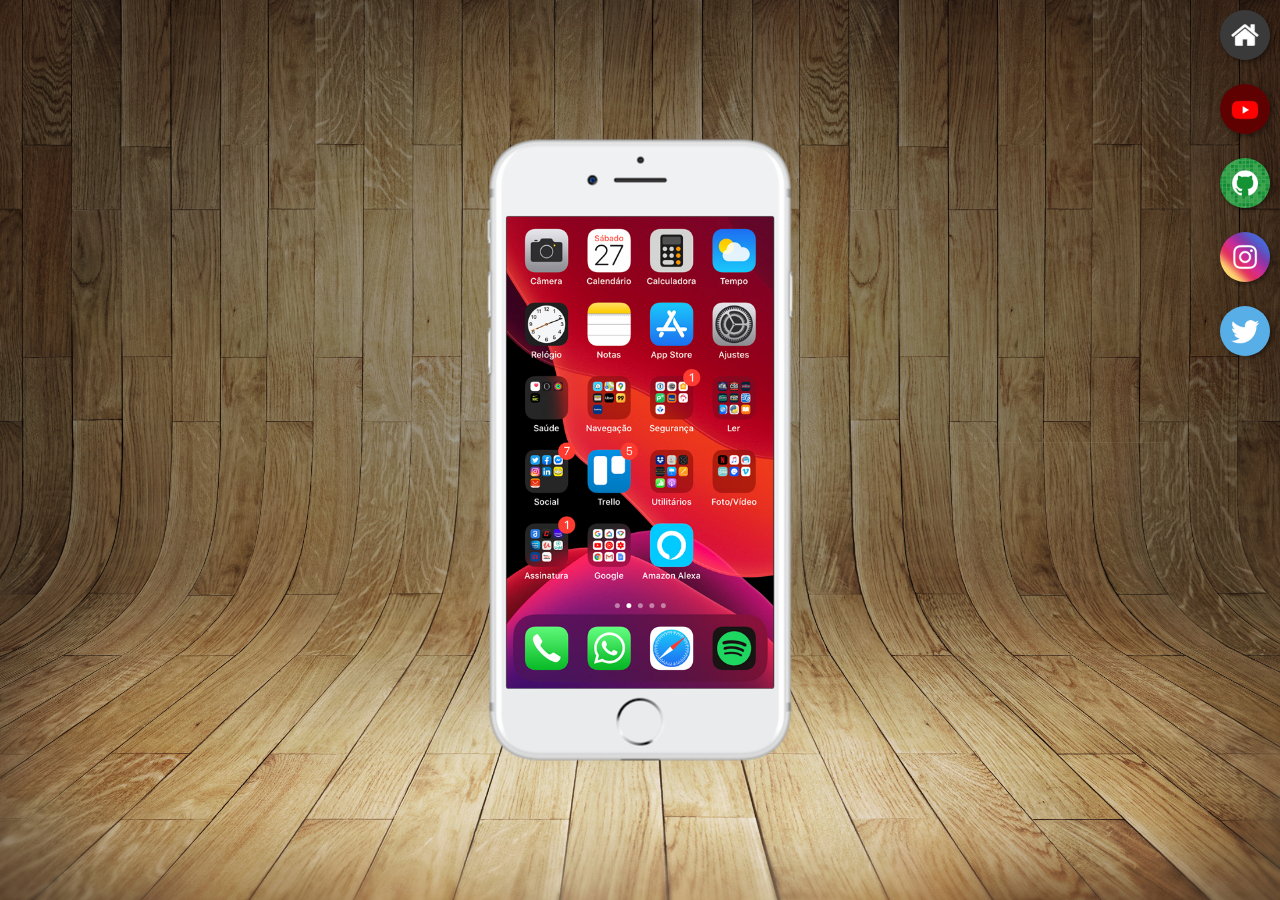
<file: index.html>
<!DOCTYPE html>
<html lang="pt-br">
<head>
    <meta charset="UTF-8">
    <meta http-equiv="X-UA-Compatible" content="IE=edge">
    <meta name="viewport" content="width=device-width, initial-scale=1.0">
    <title>Projeto Redes Sociais</title>
    <link rel="shortcut icon" href="favicon.ico" type="image/x-icon">
    <link rel="stylesheet" href="estilo/style.css">
</head>
<body>
    <main>
        <section id="telefone">
            <iframe src="home.html" name="tela" id="tela" frameborder="0">
                Seu navegador não é compatível com isso
            </iframe>
        </section>
        <section id="redes-sociais">
            <a href="home.html" target="tela"> <img src="imagens/logo-home.jpg" alt="Home"></a> <br> 

            <a href="youtube.html" target="tela"> <img src="imagens/logo-youtube.jpg" alt="Youtube"></a> <br>

            <a href="github.html" target="tela"> <img src="imagens/logo-github.jpg" alt="GitHub"></a> <br>

            <a href="instagram.html" target="tela"> <img src="imagens/logo-instagram.jpg" alt="Instagram"></a> <br>

            <a href="twitter.html" target="tela"> <img src="imagens/logo-twitter.jpg" alt=""></a> <br>

        </section>
    </main>
    
</body>
</html>
</file>
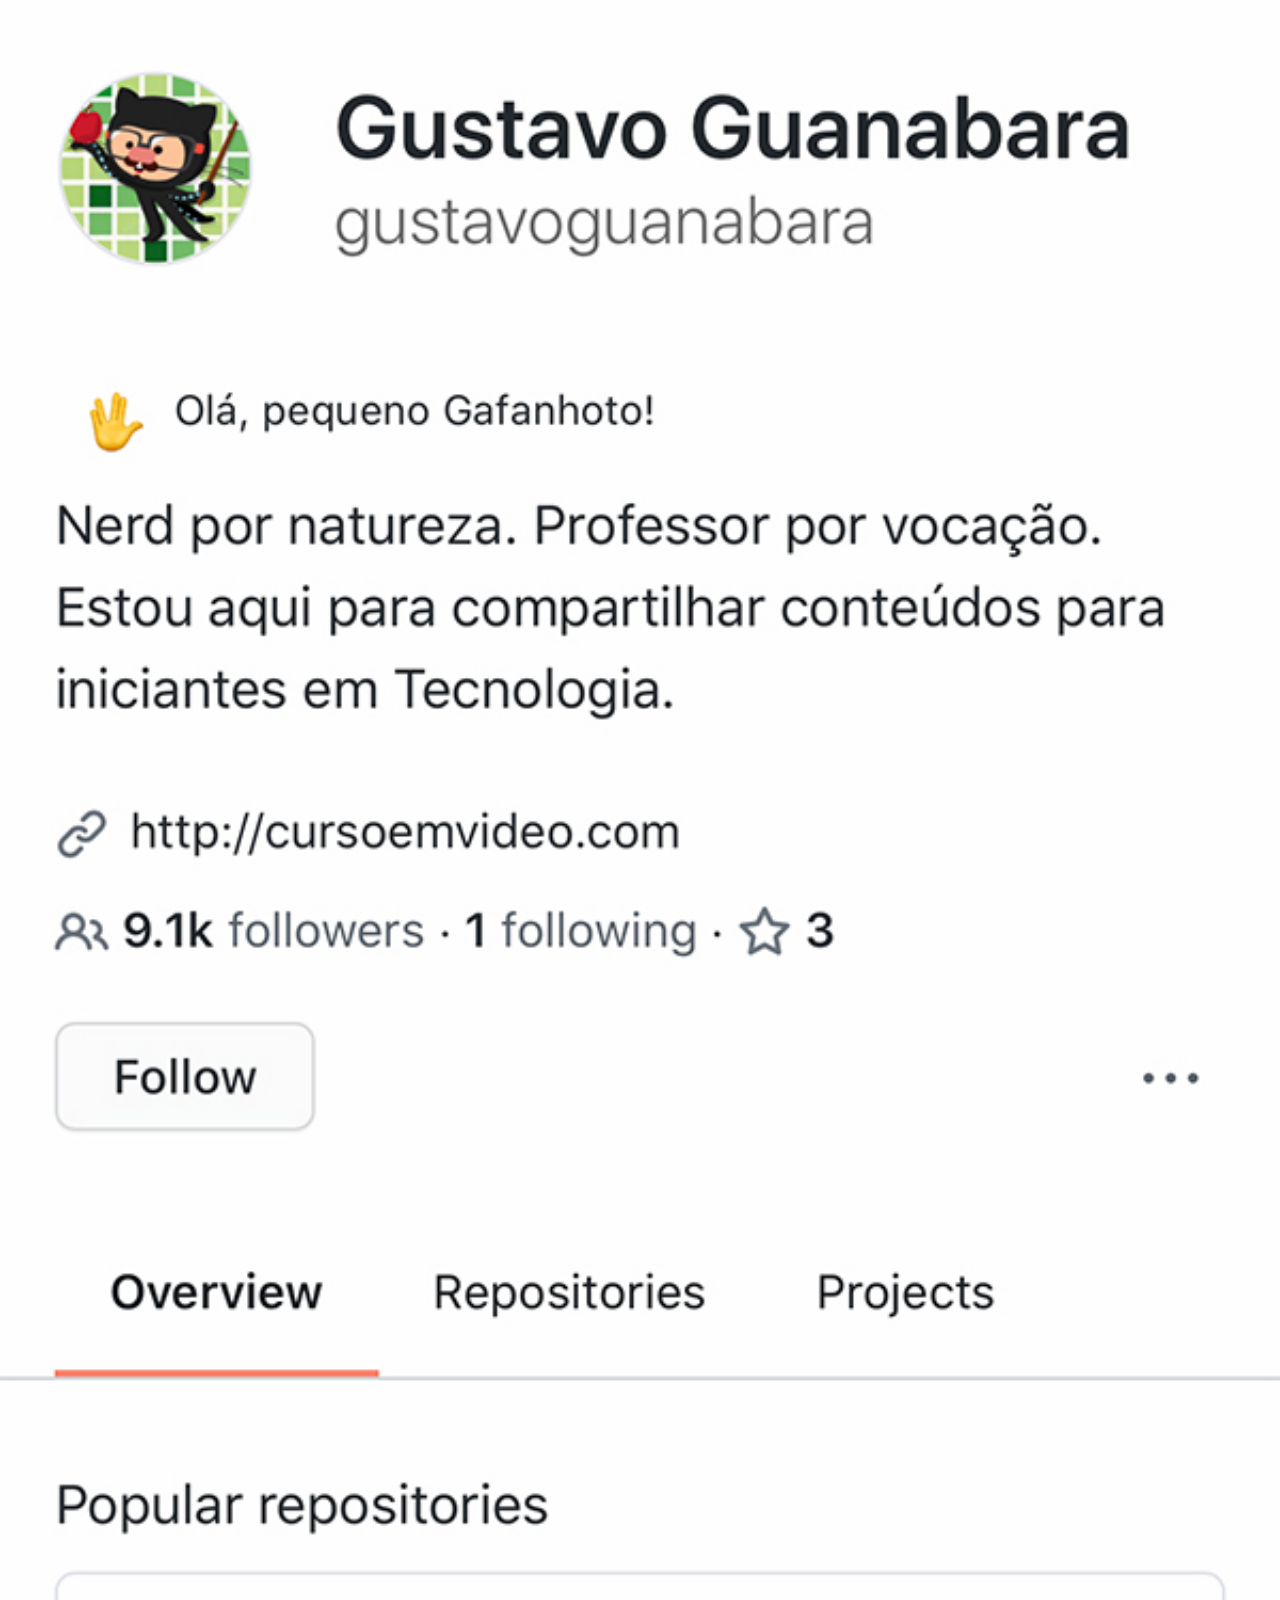
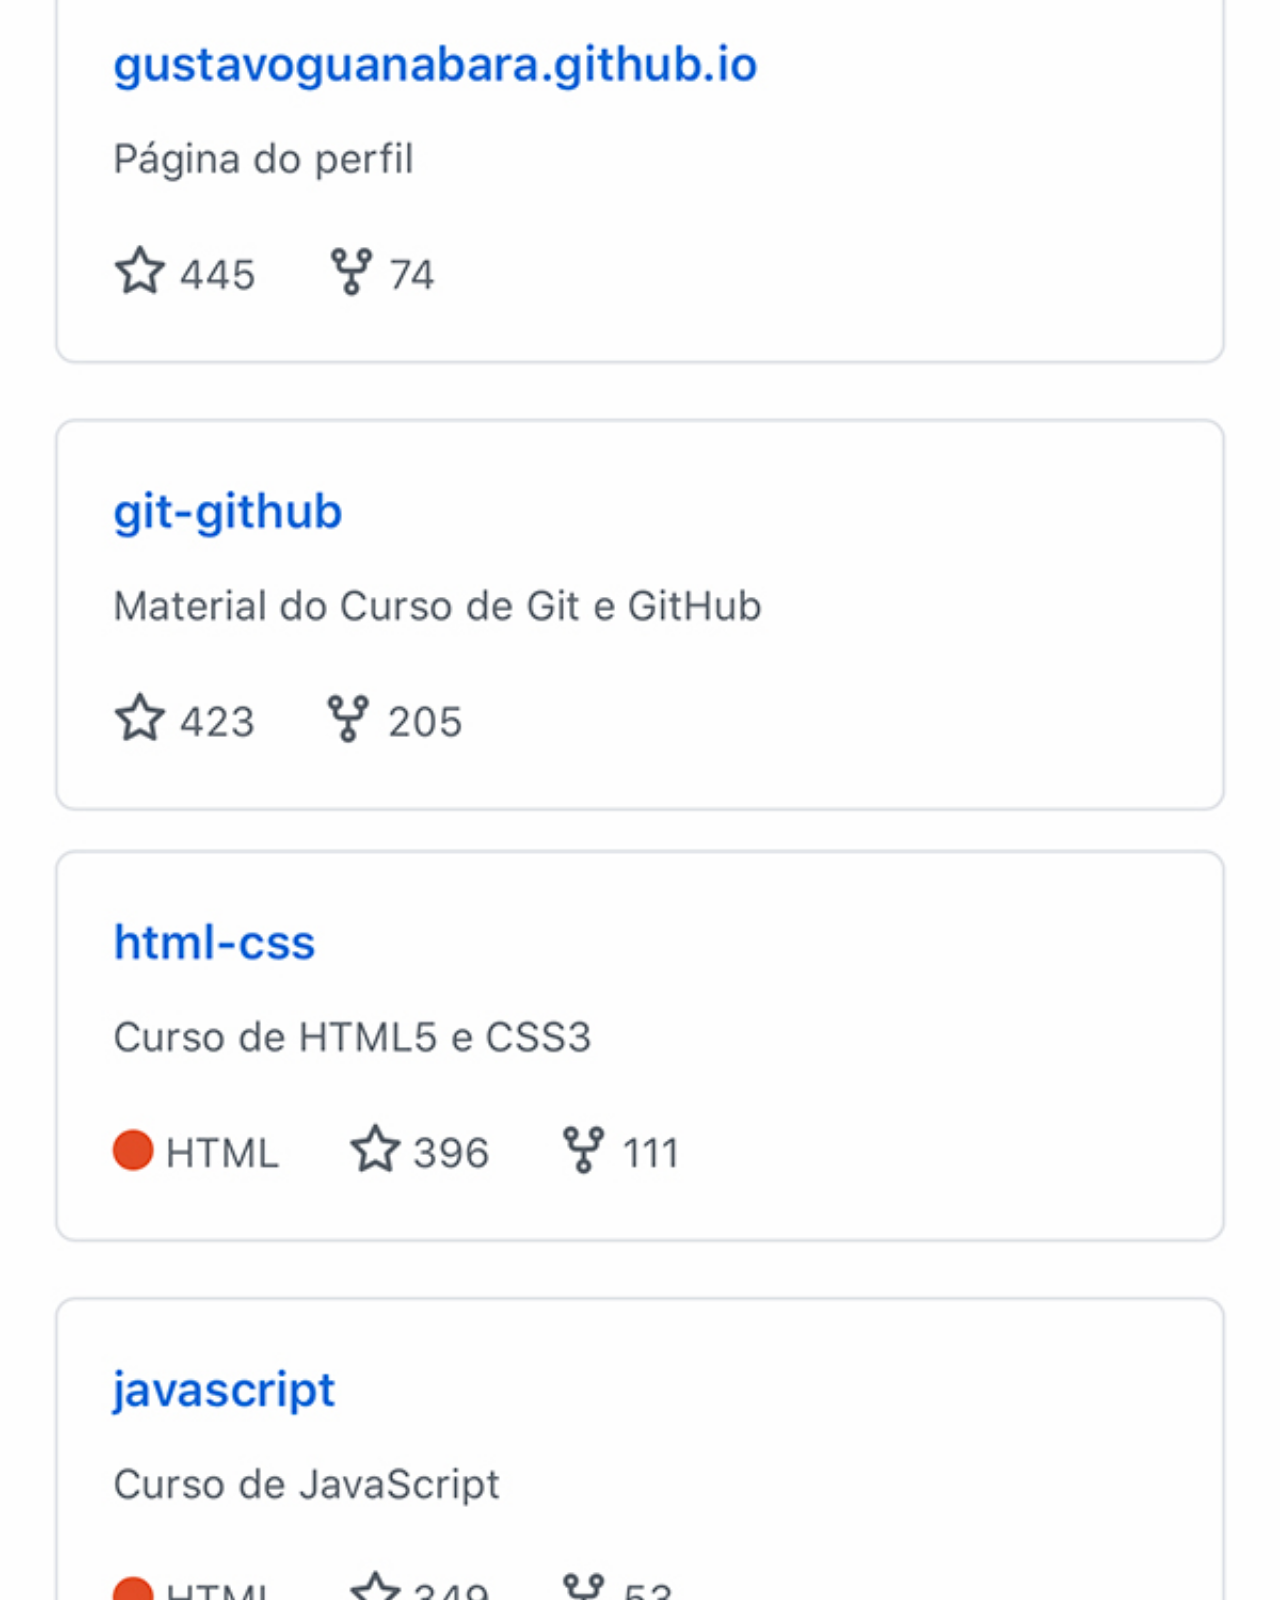
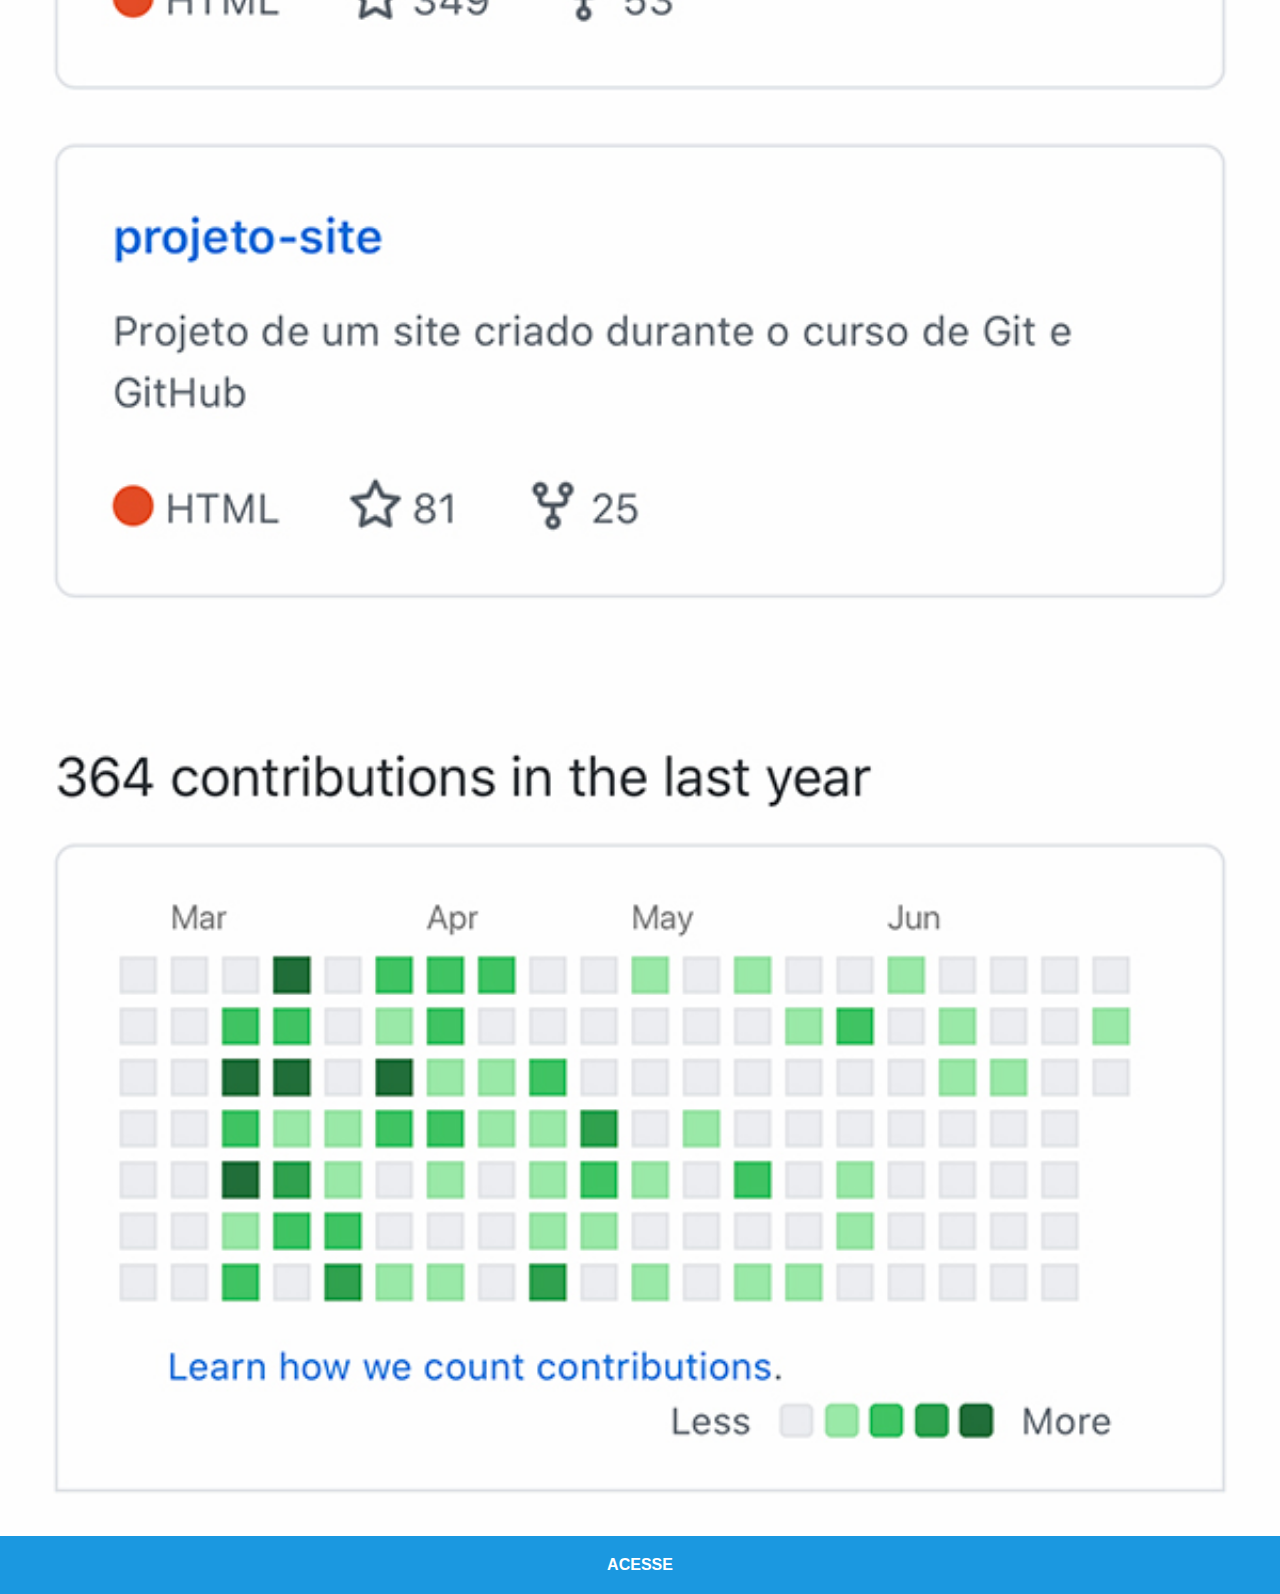
<file: github.html>
<!DOCTYPE html>
<html lang="pt-br">
<head>
    <meta charset="UTF-8">
    <meta http-equiv="X-UA-Compatible" content="IE=edge">
    <meta name="viewport" content="width=device-width, initial-scale=1.0">
    <title>GitHub</title>
    <link rel="stylesheet" href="estilos/social.css">
</head>
<body>
    <img src="imagens/tela-github.jpg" alt="GitHub">
    <a href="https://github.com/GBRibeiro4" target="_blank">ACESSE</a>
</body>
</html>
</file>
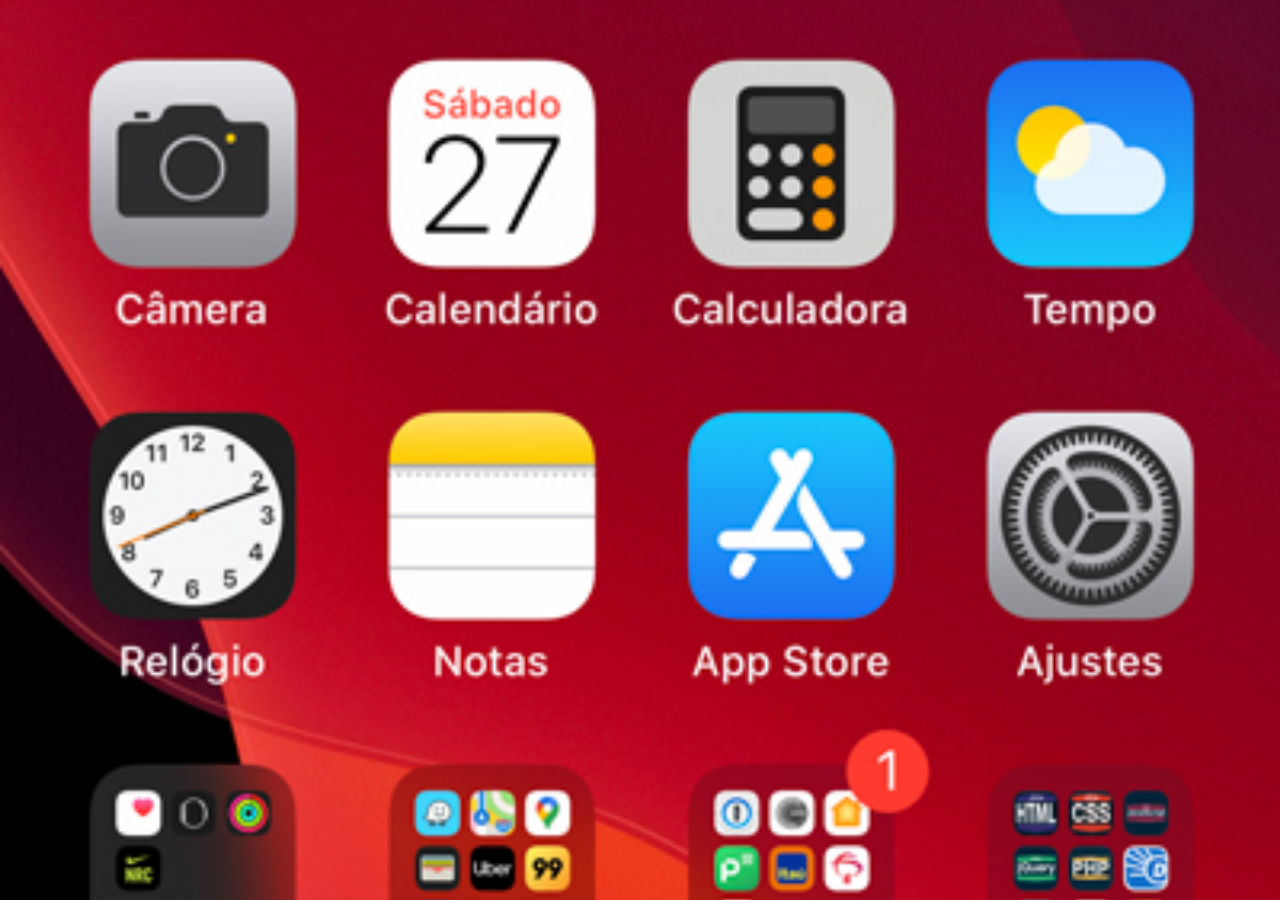
<file: home.html>
<!DOCTYPE html>
<html lang="pt-br">
<head>
    <meta charset="UTF-8">
    <meta http-equiv="X-UA-Compatible" content="IE=edge">
    <meta name="viewport" content="width=device-width, initial-scale=1.0">
    <title>Home</title>
    <style>
        * {
            margin: 0px;
            padding: 0px;
        }
        body {
            height: 100vh;
            width: 100vw;
            background: black url(imagens/tela-home.jpg) no-repeat top center;
            background-size: cover;
        }
    </style>
</head>
<body>

    
</body>
</html>
</file>
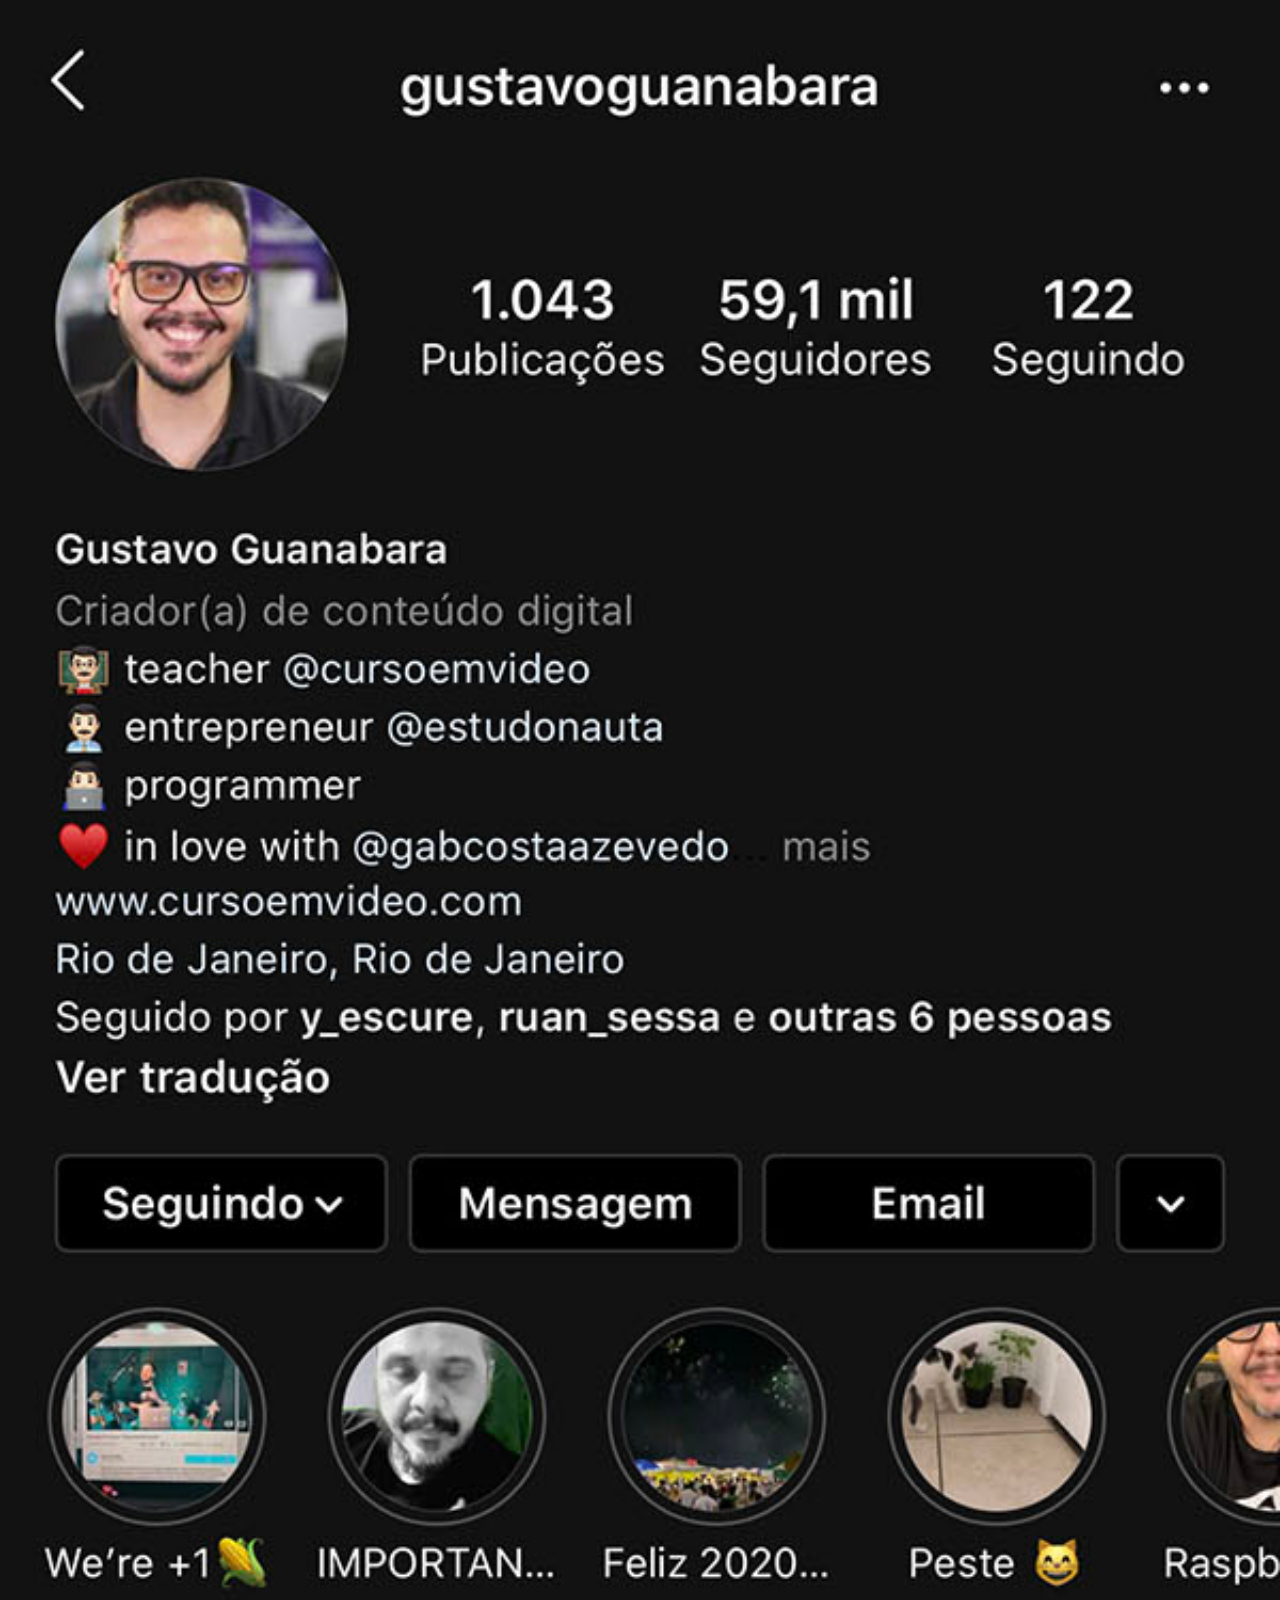
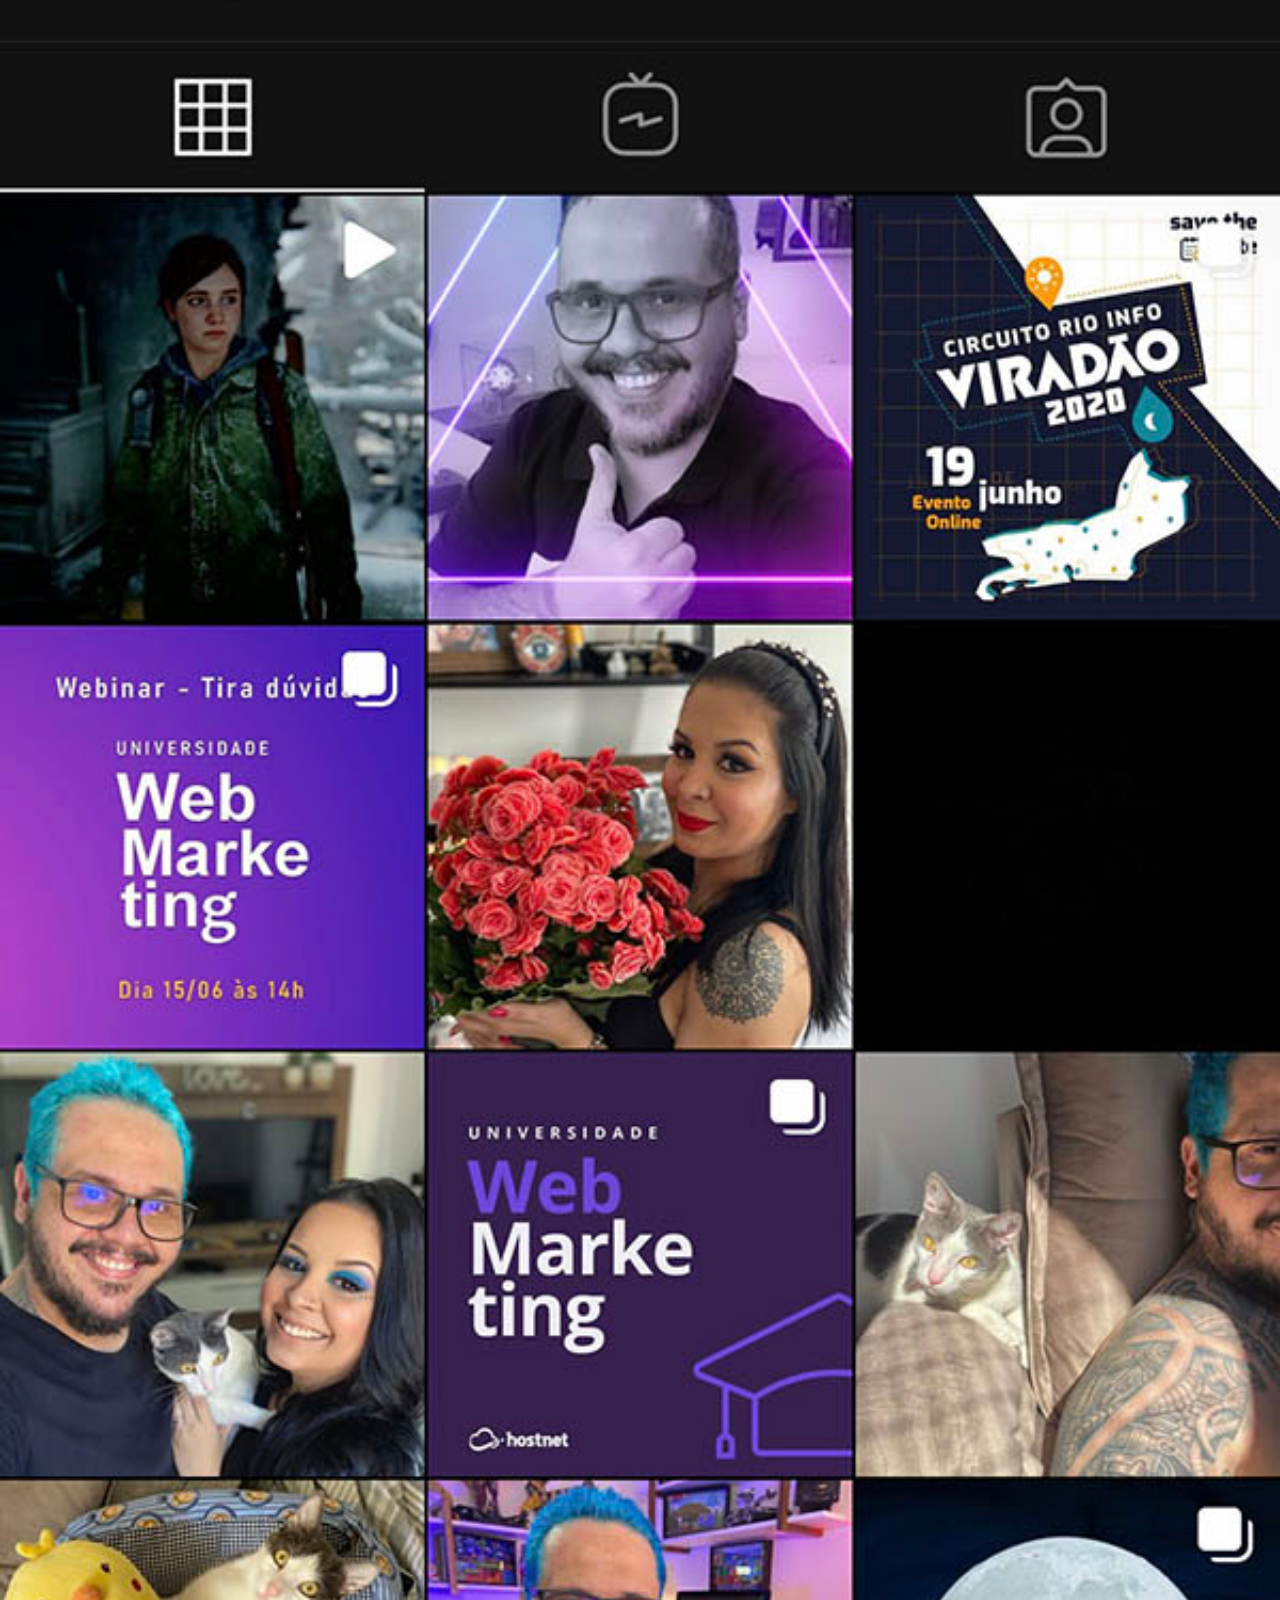
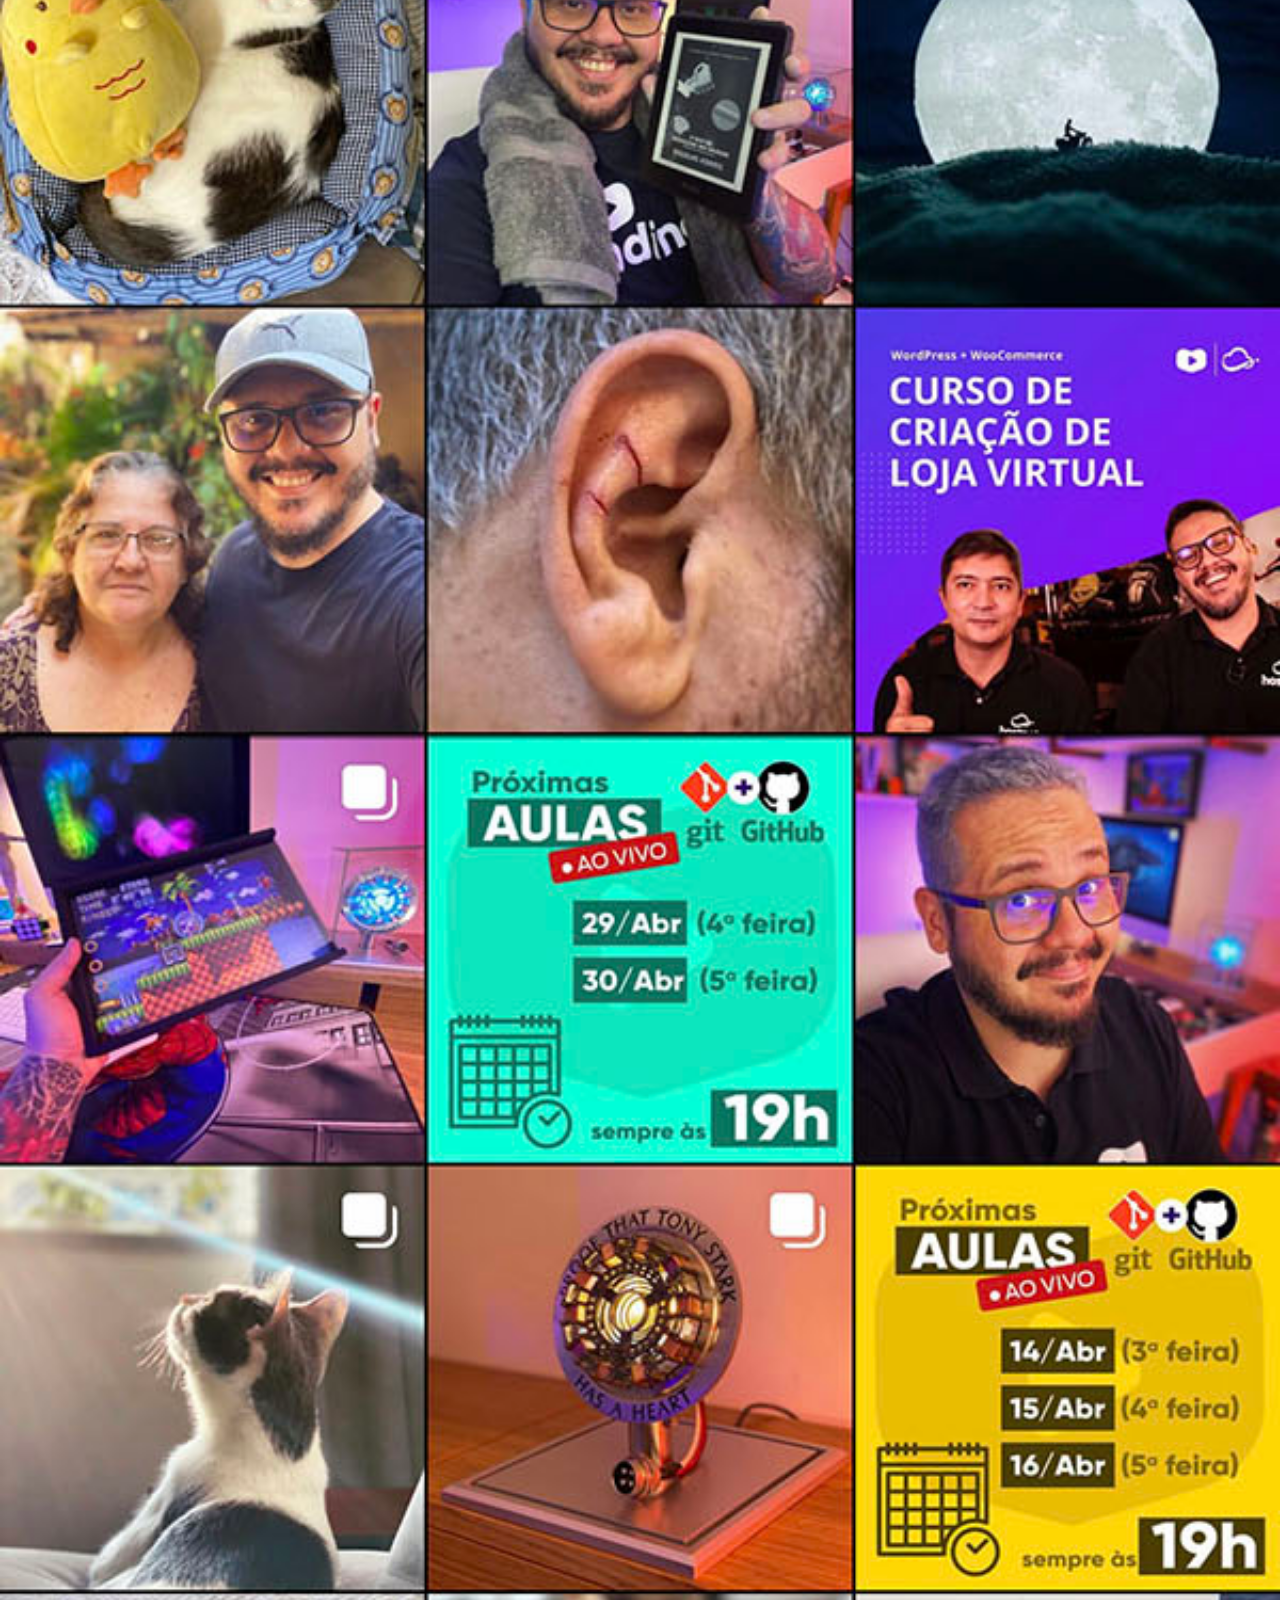
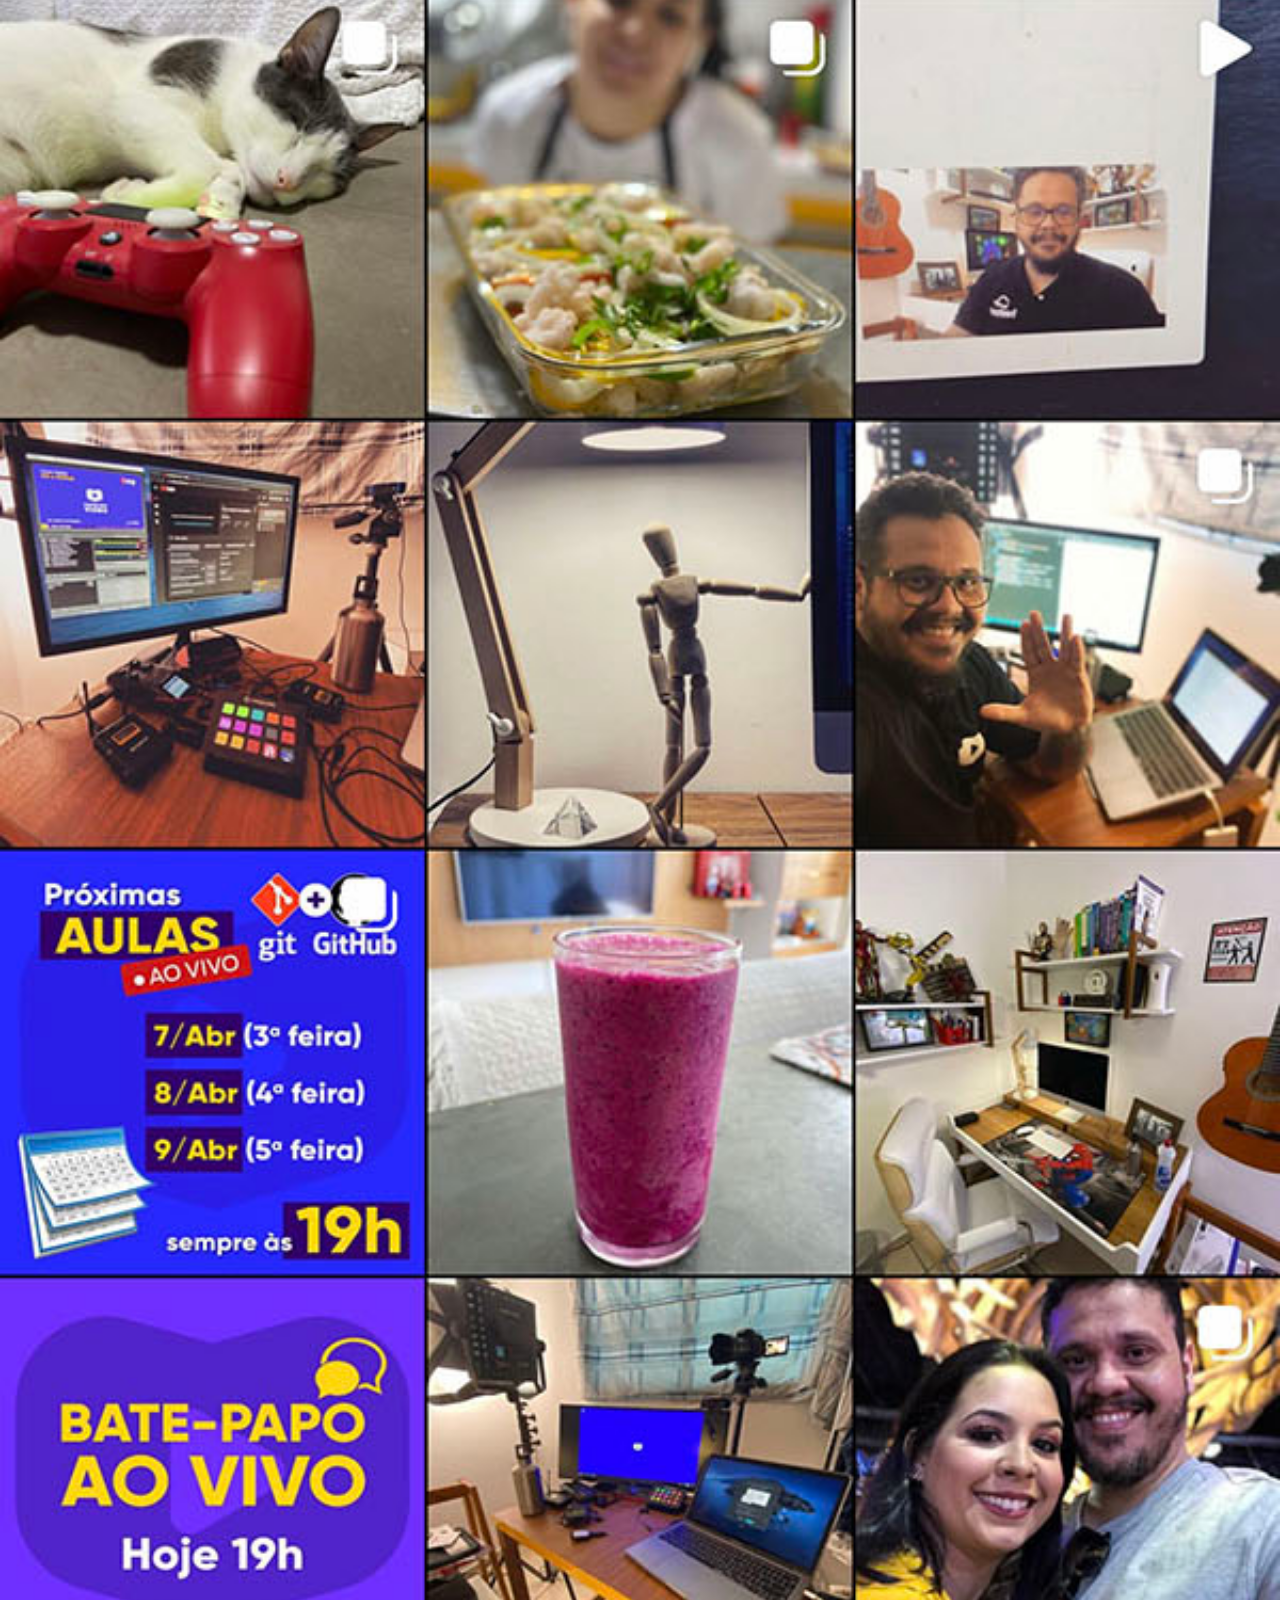
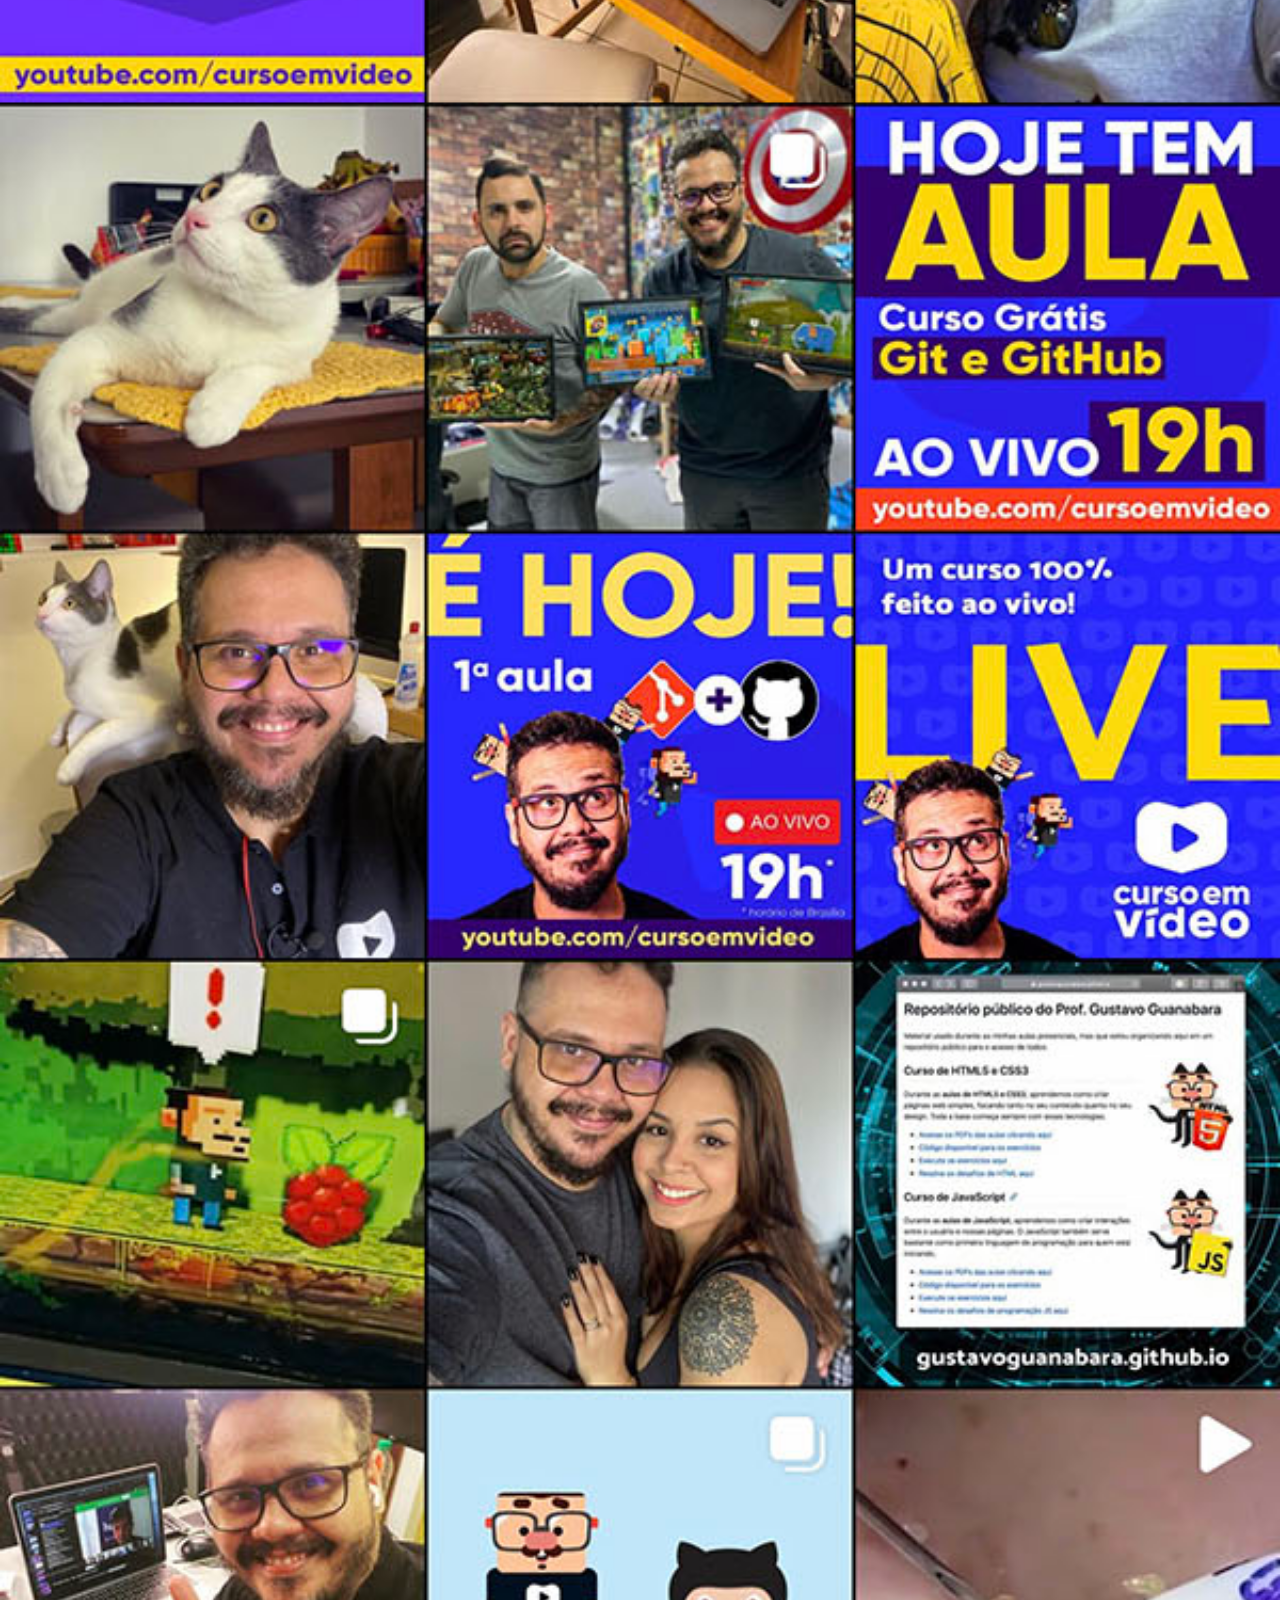
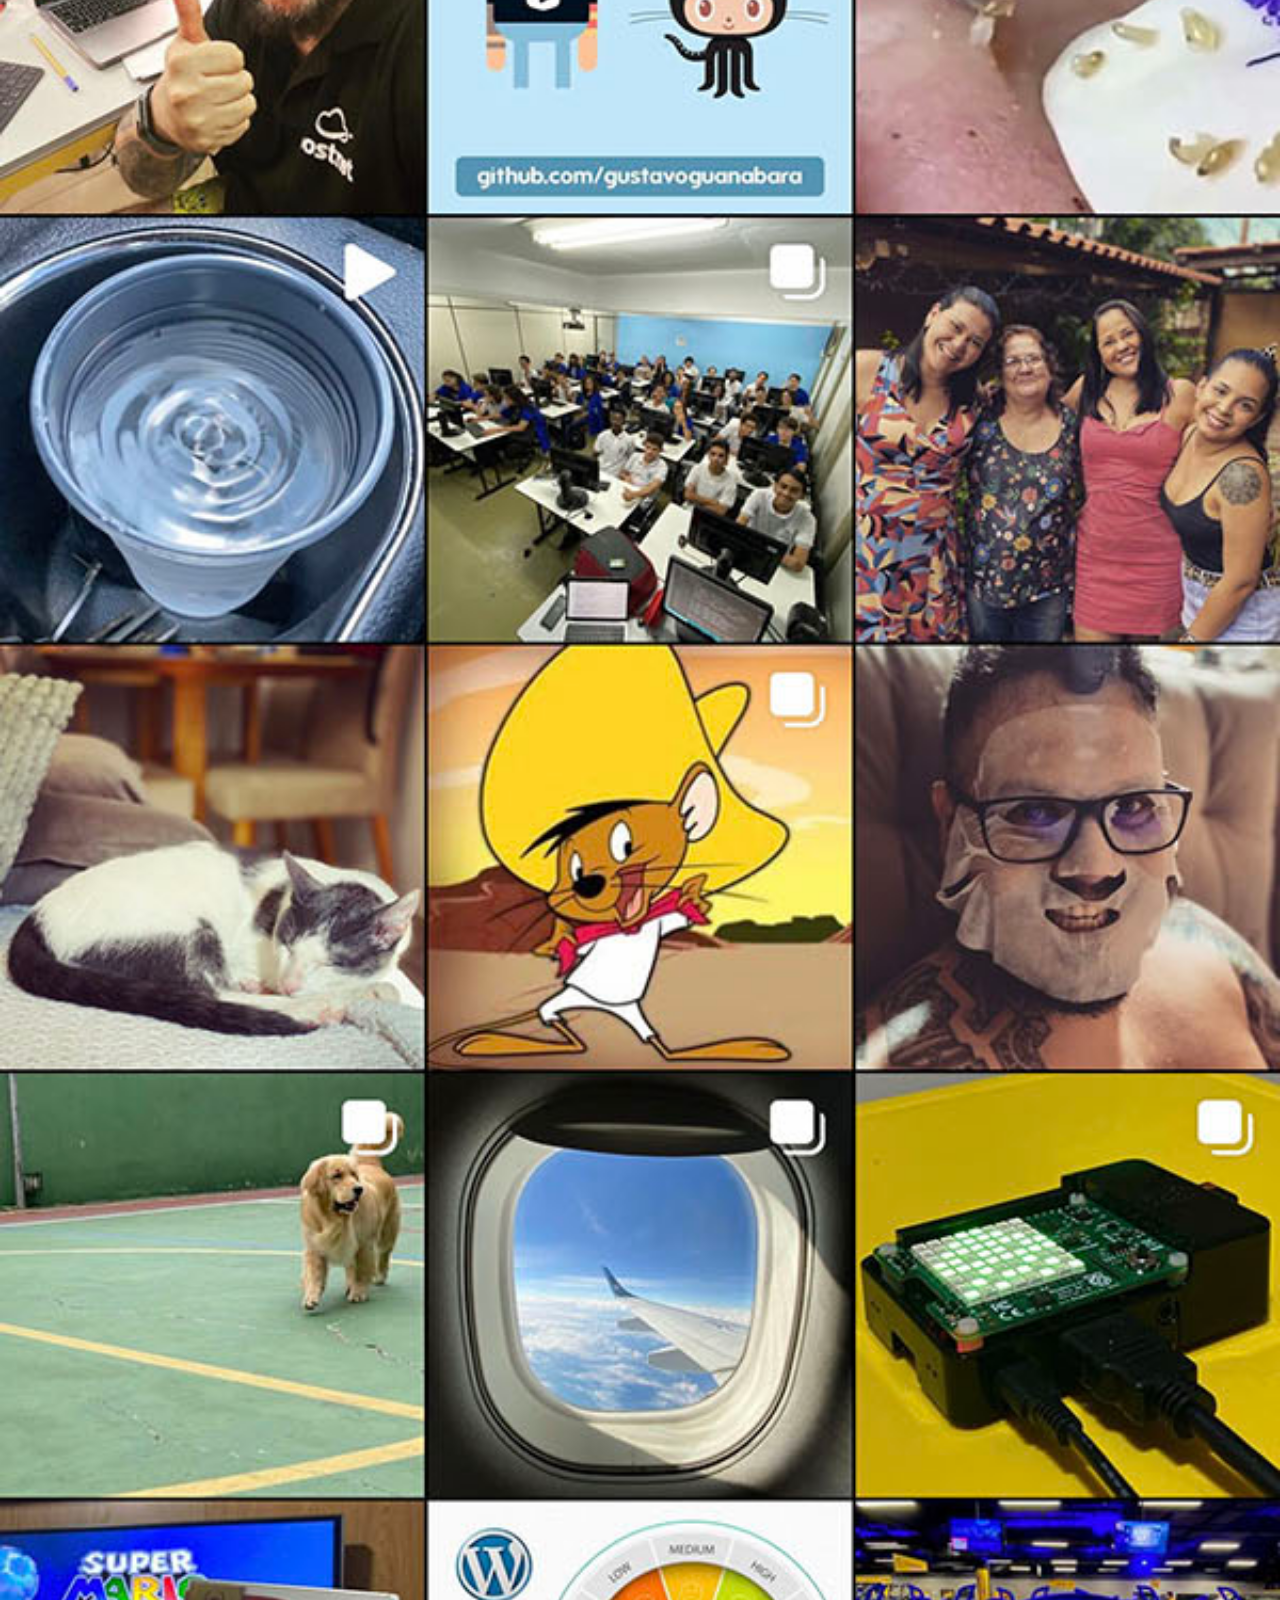
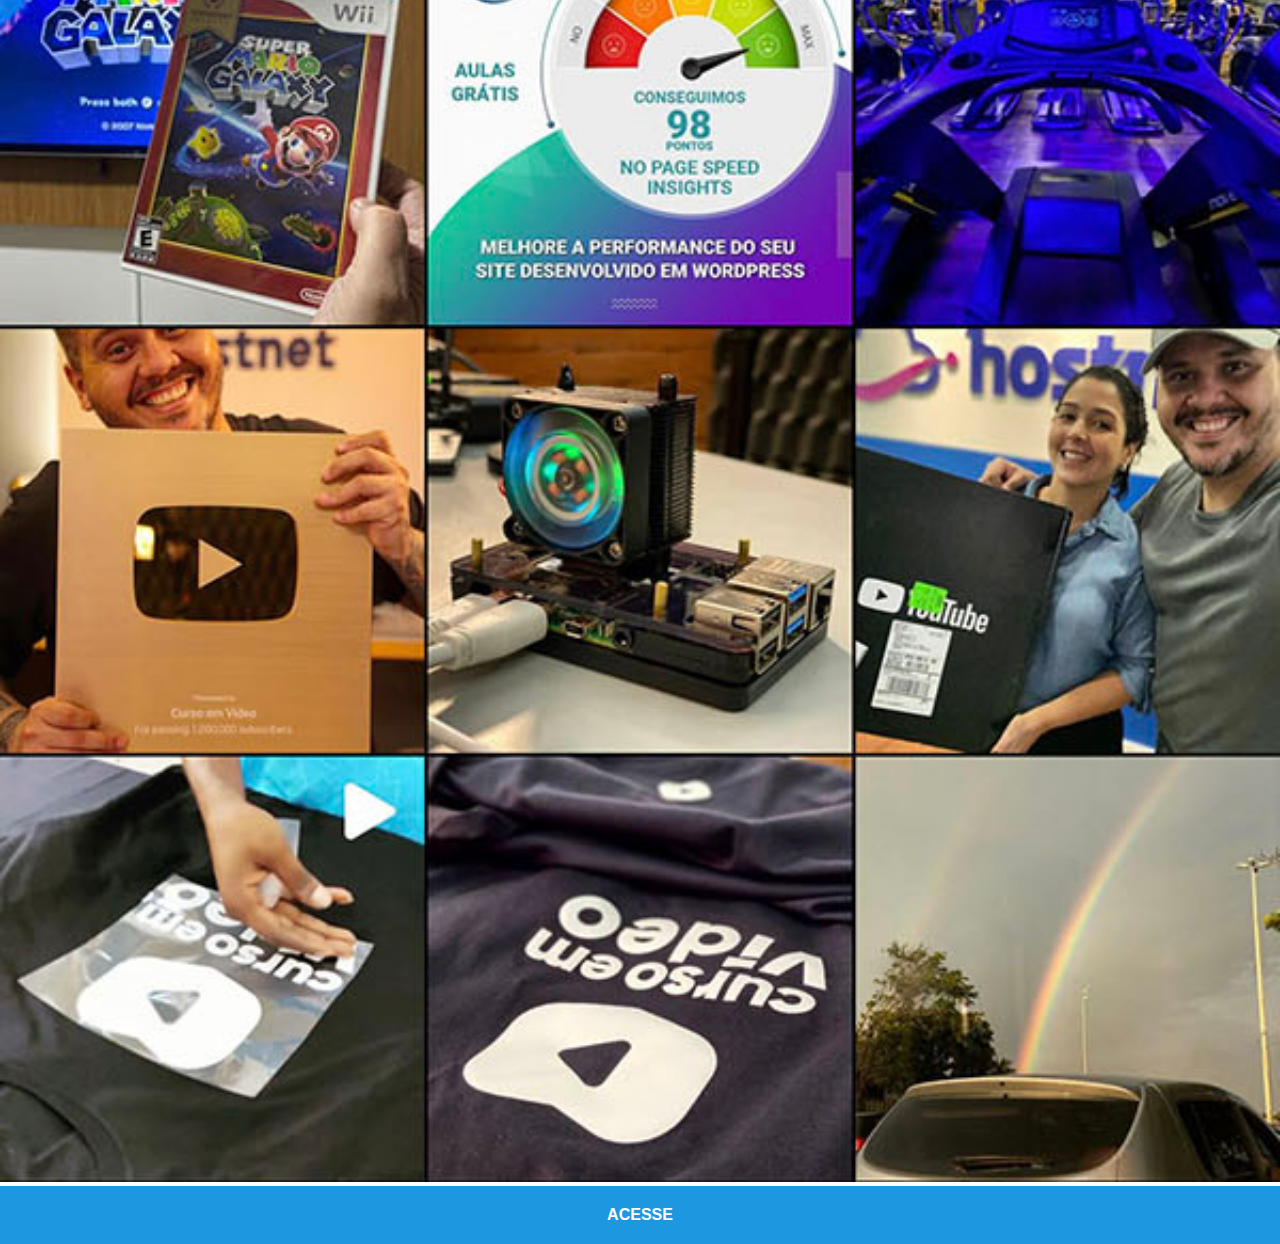
<file: instagram.html>
<!DOCTYPE html>
<html lang="pt-br">
<head>
    <meta charset="UTF-8">
    <meta http-equiv="X-UA-Compatible" content="IE=edge">
    <meta name="viewport" content="width=device-width, initial-scale=1.0">
    <title>Instagram</title>
    <link rel="stylesheet" href="estilos/social.css">
</head>
<body>
    <img src="imagens/tela-instagram.jpg" alt="Instagram">
    <a href="https://www.instagram.com/gbribeirojf/" target="_blank">ACESSE</a>
</body>
</html>
</file>
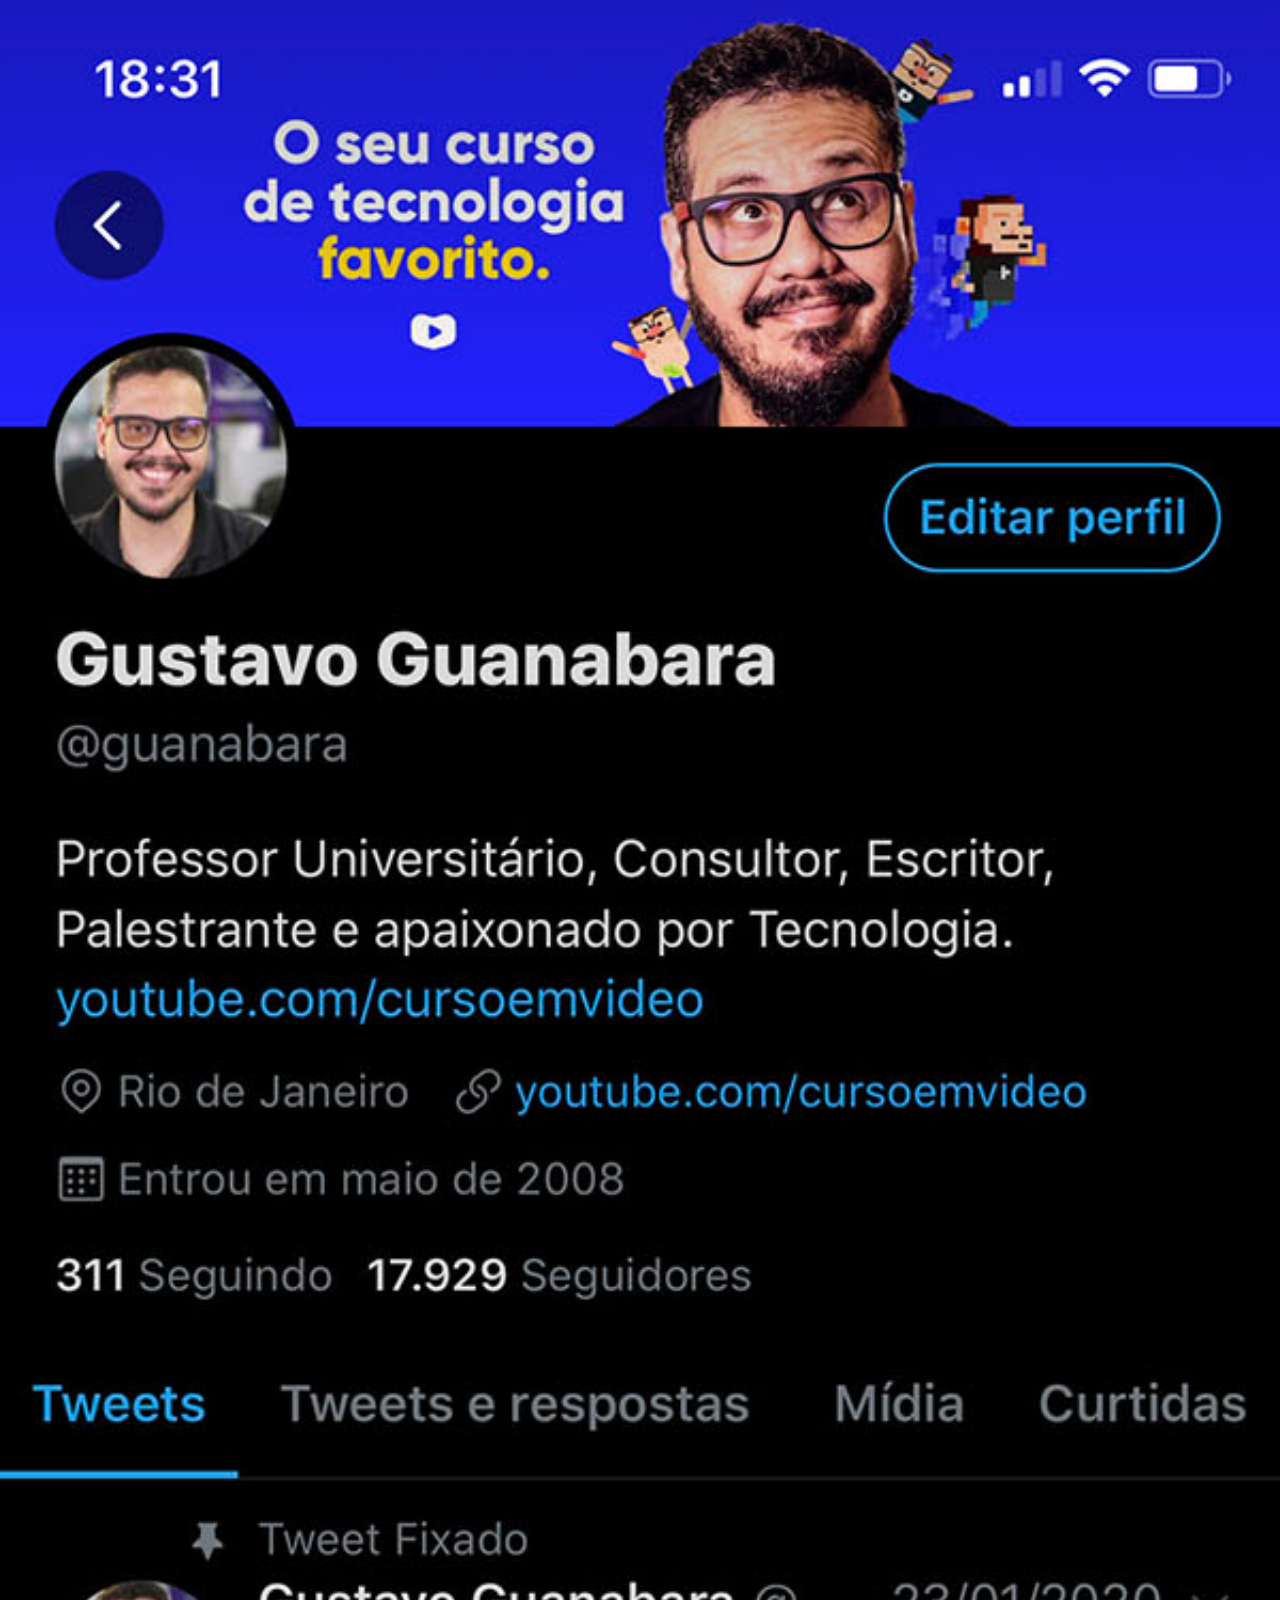
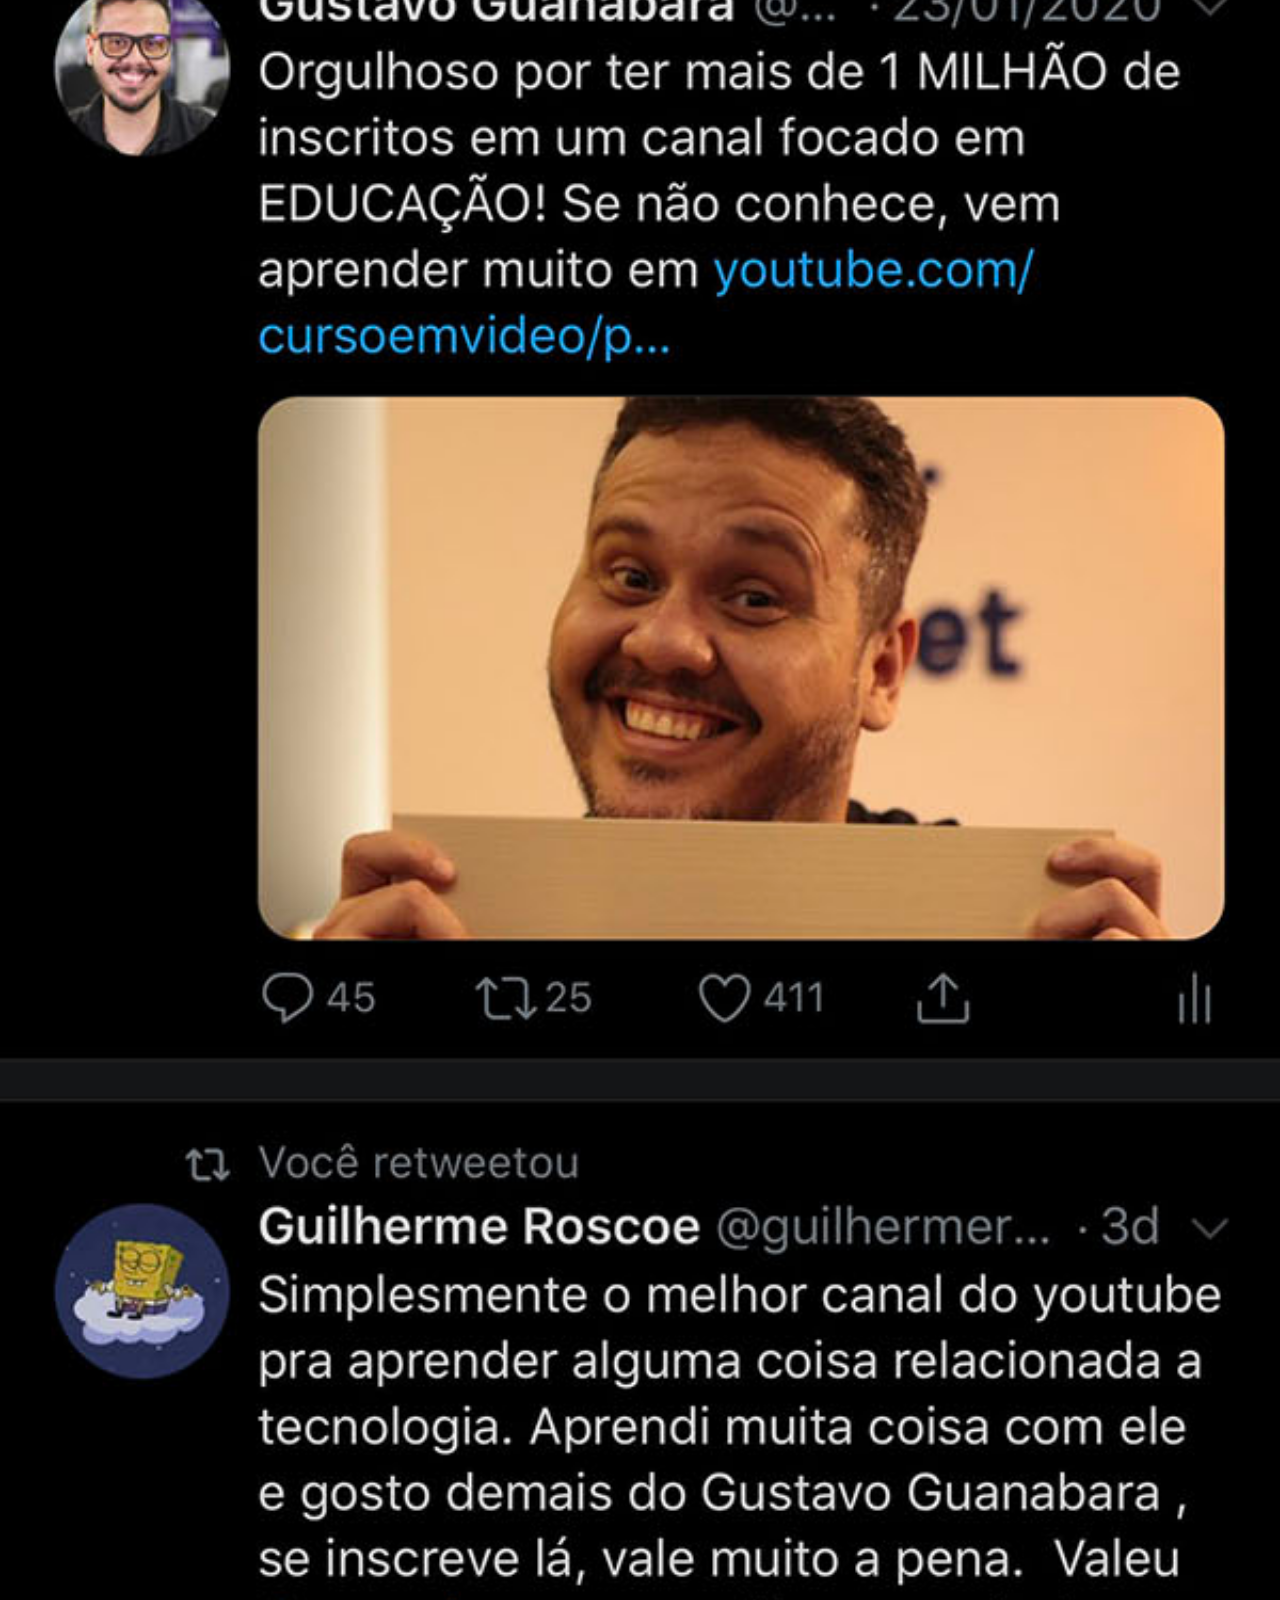
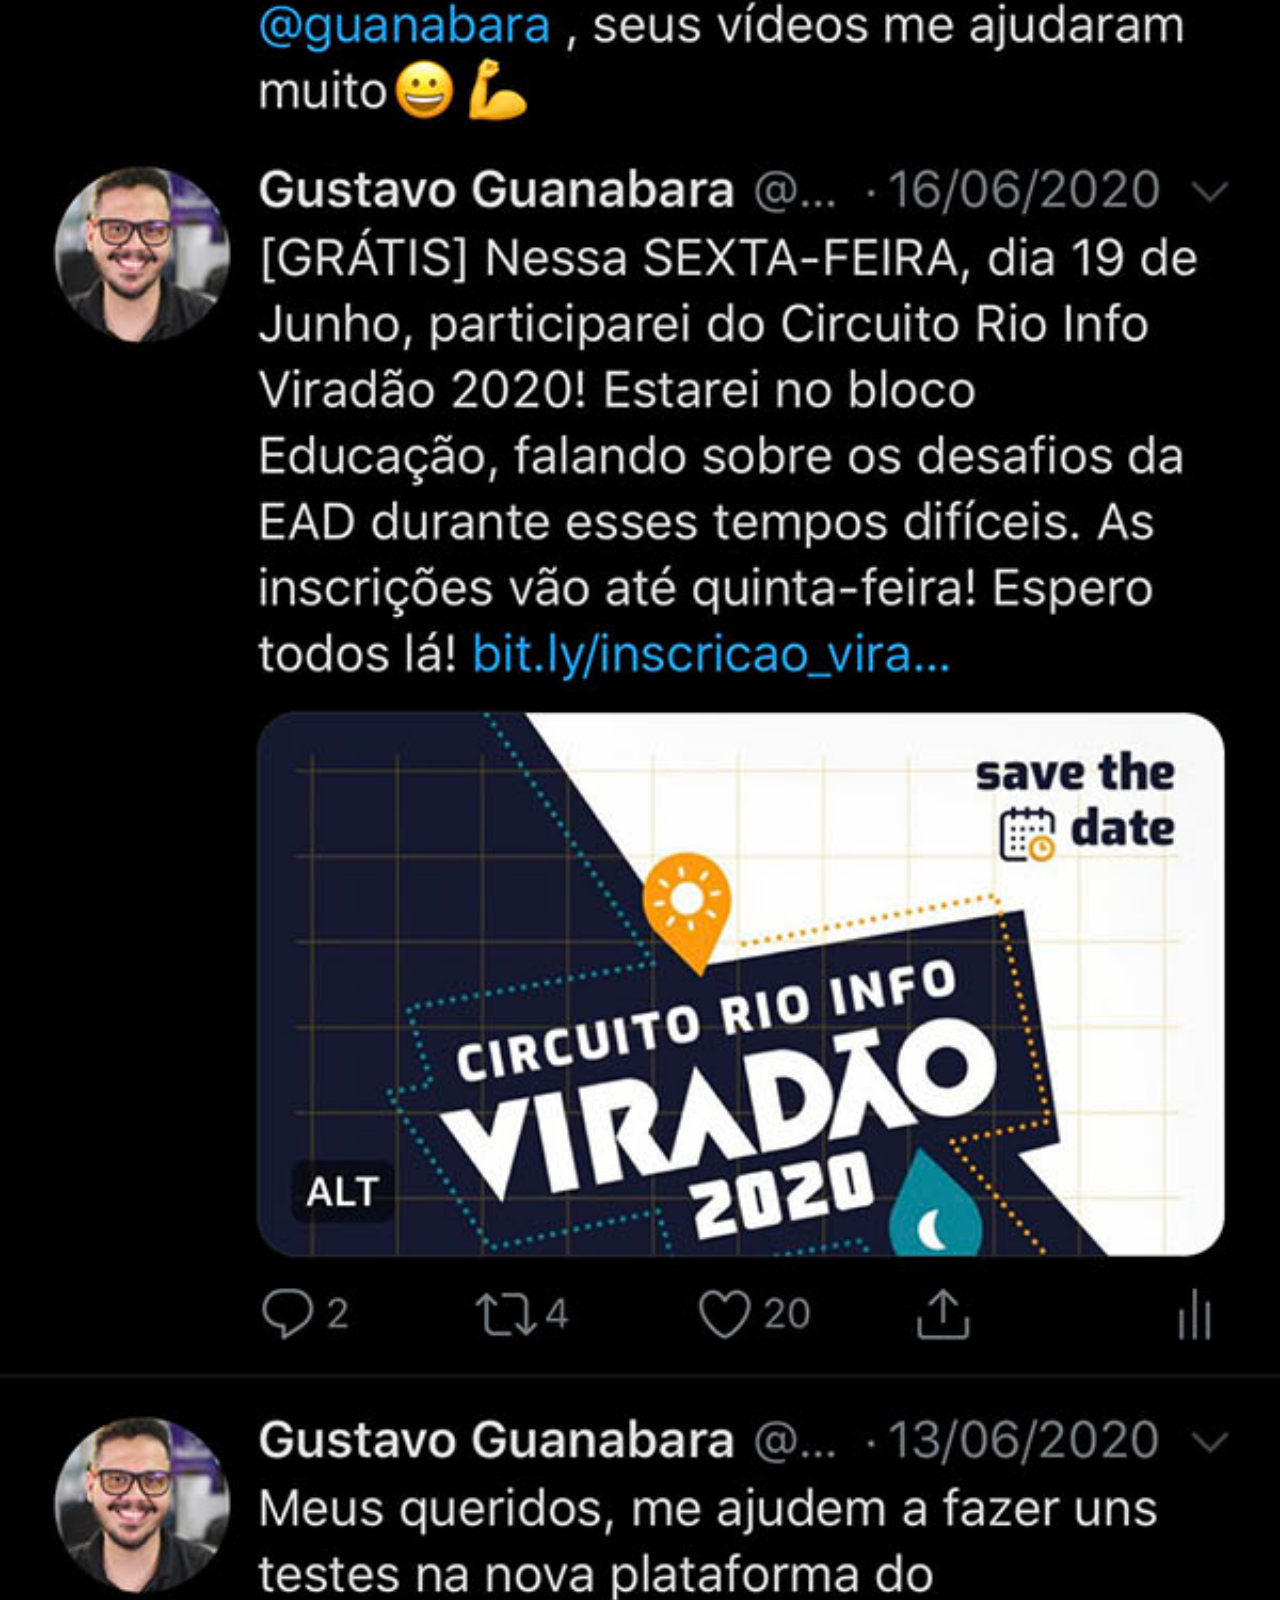
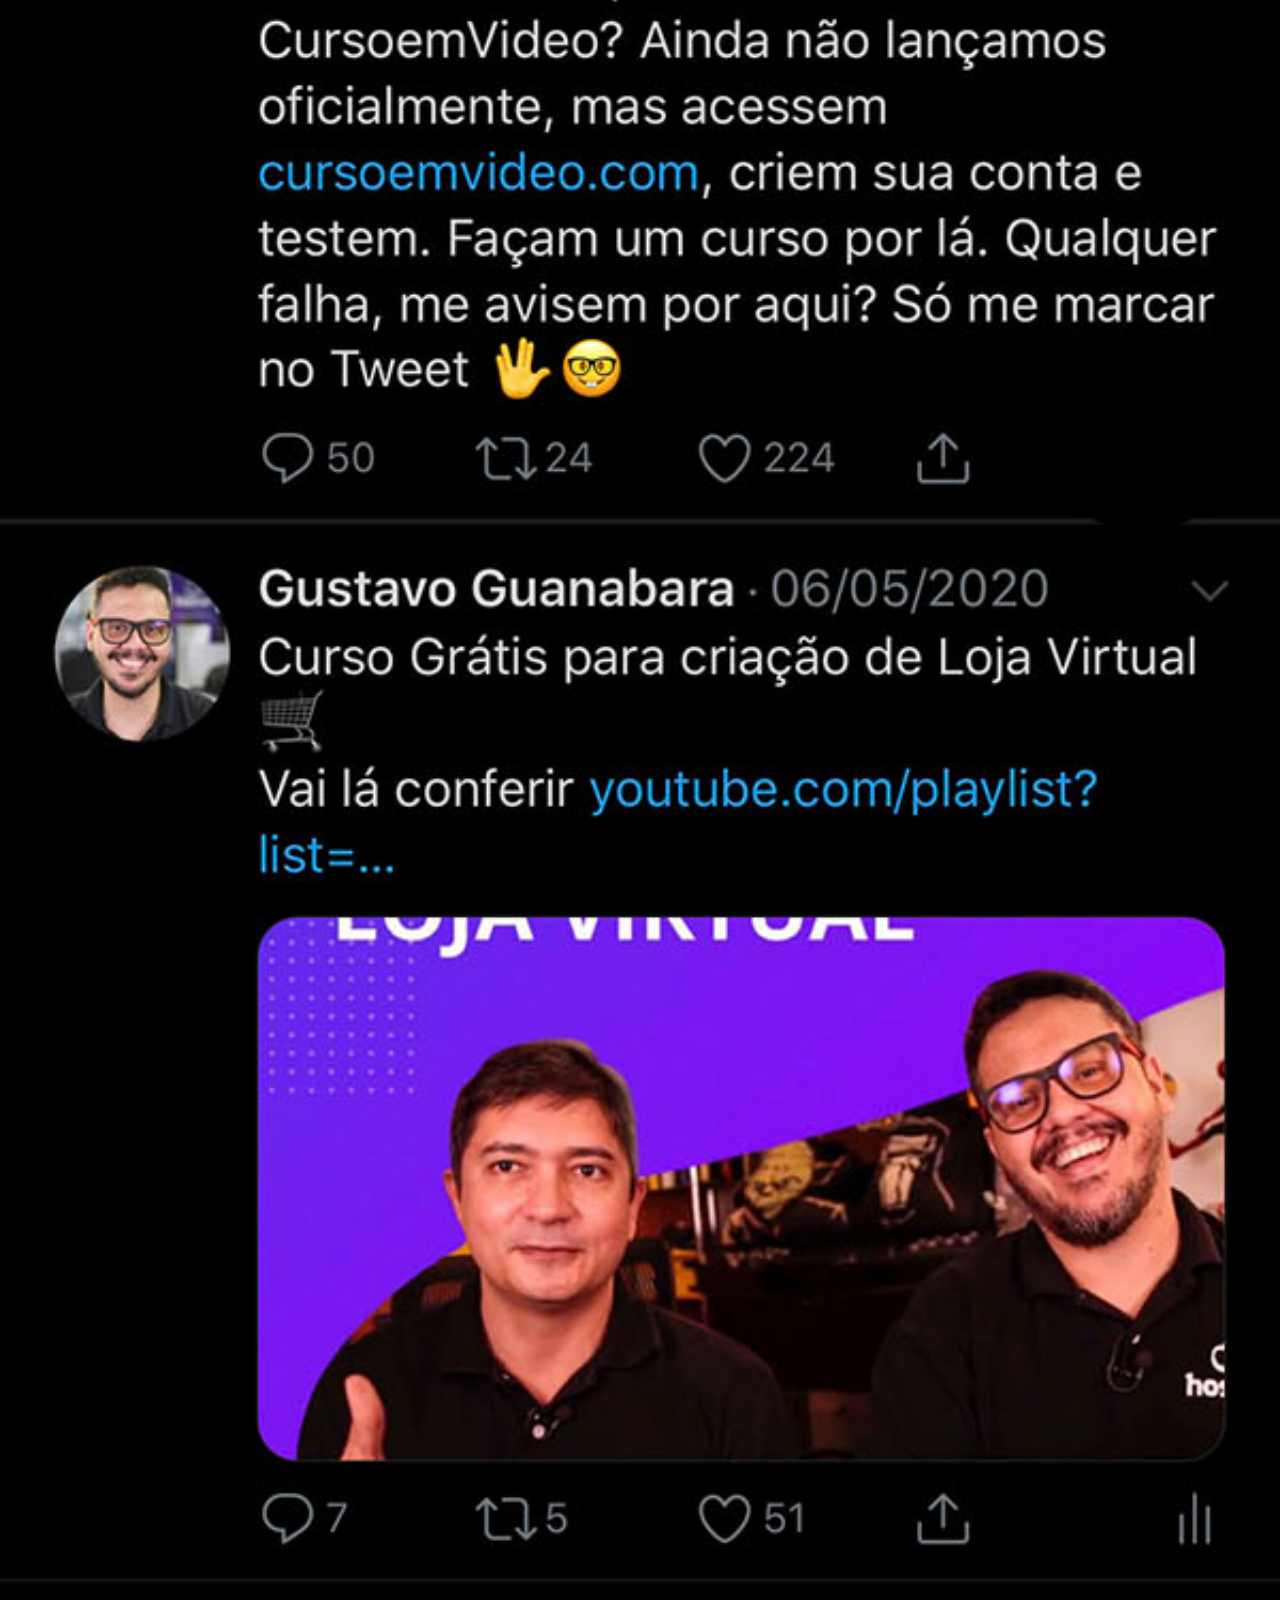
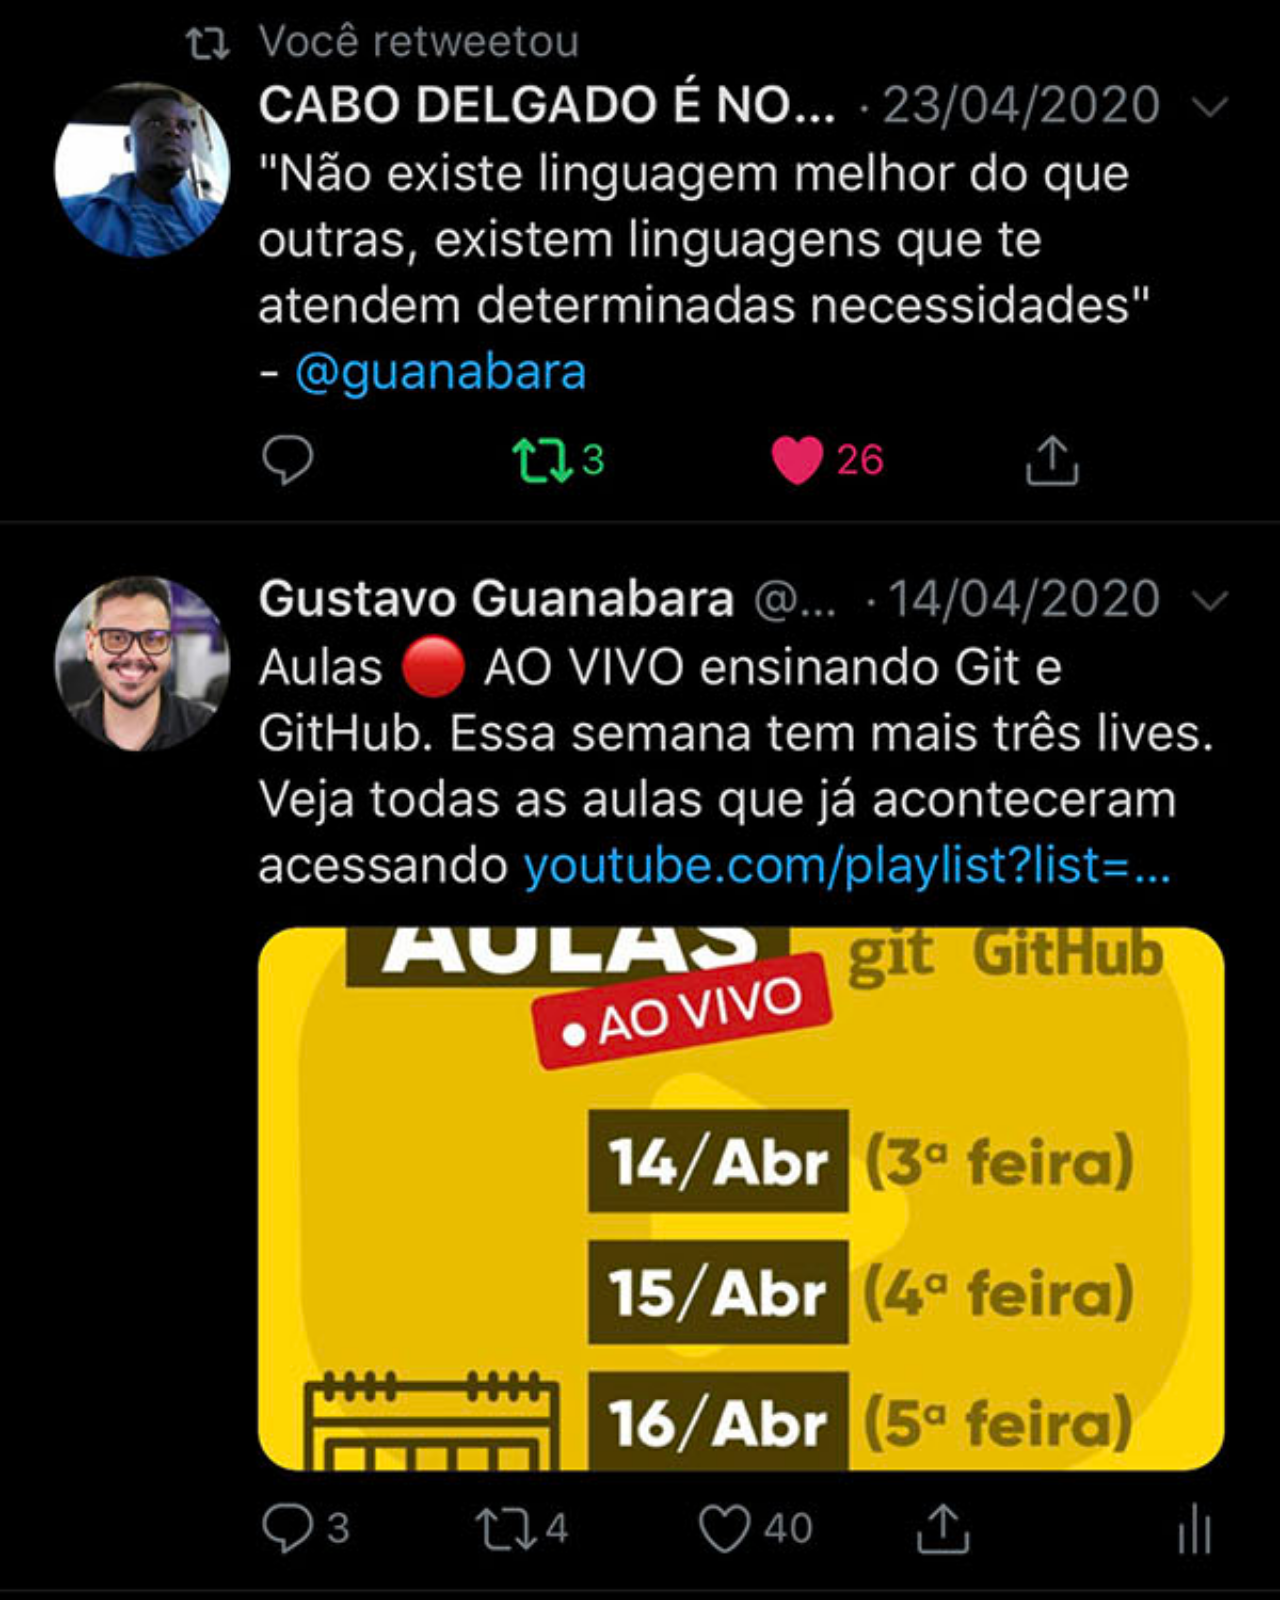
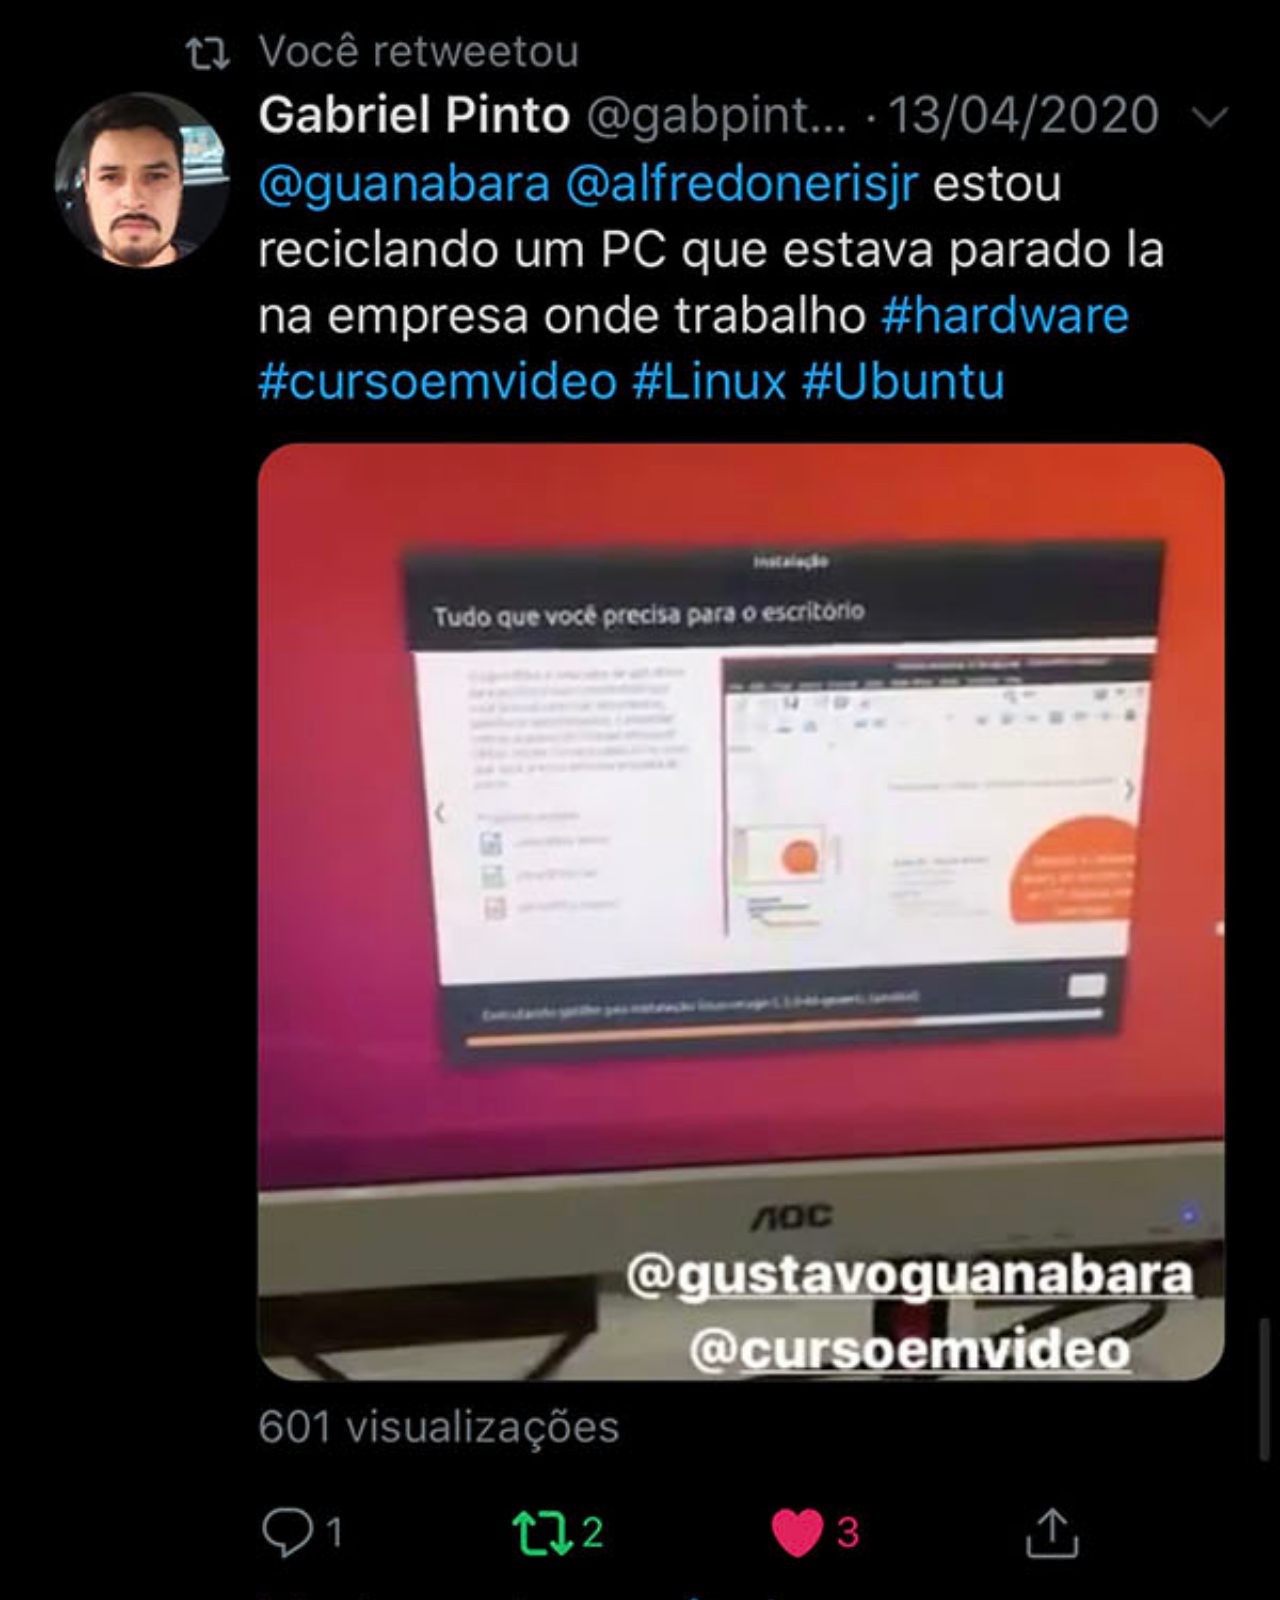
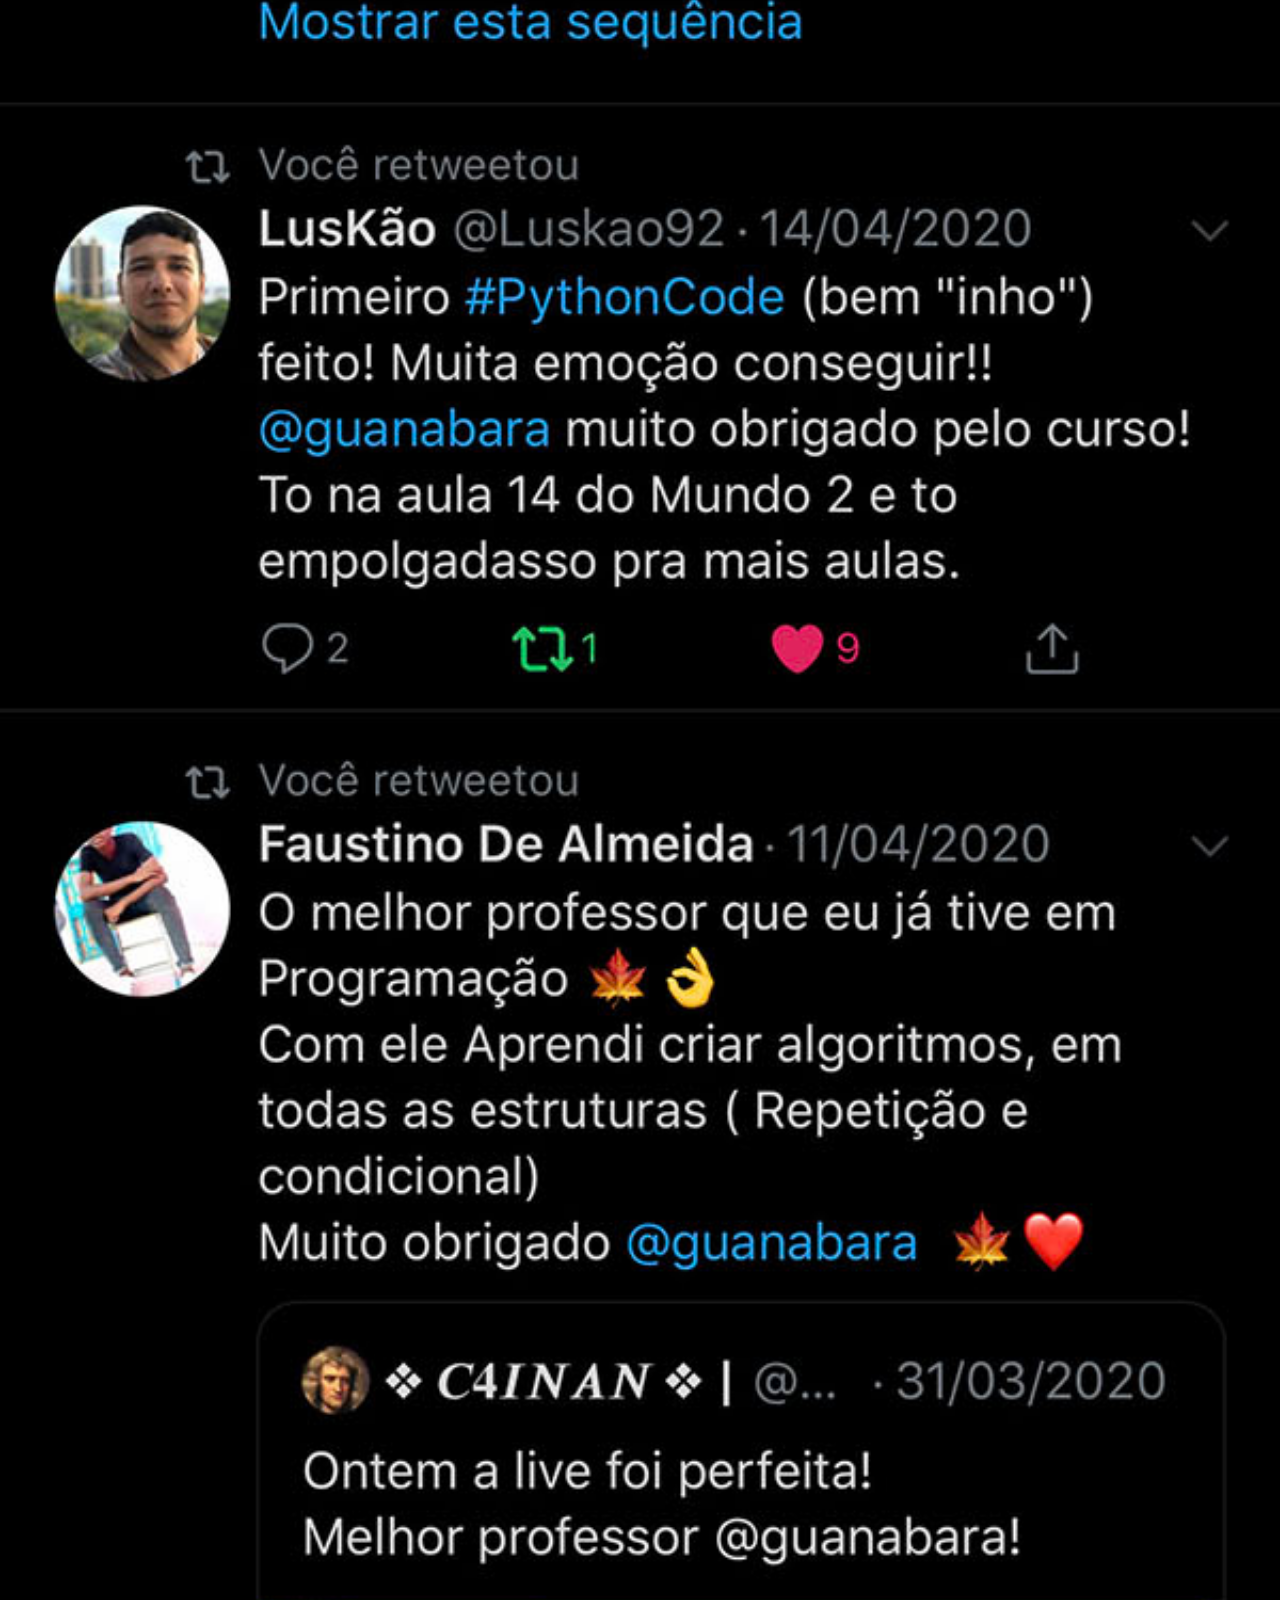
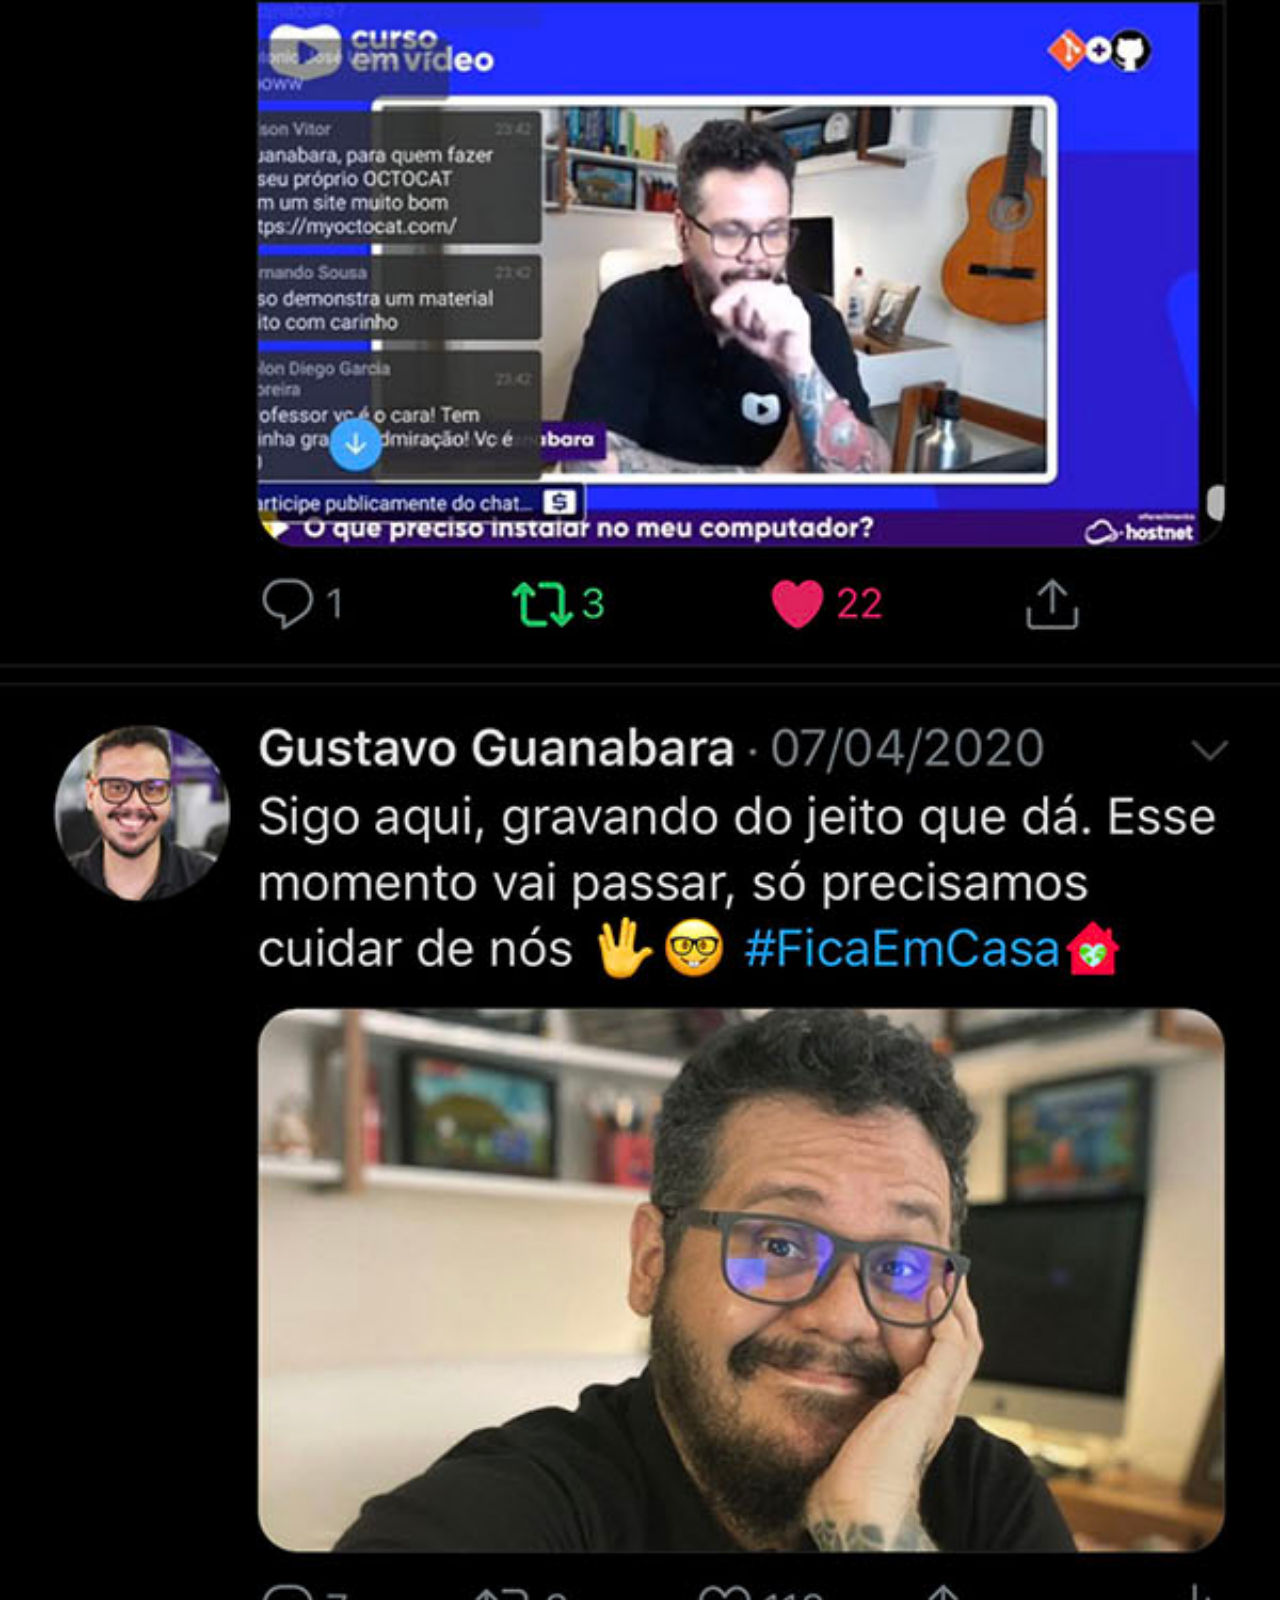
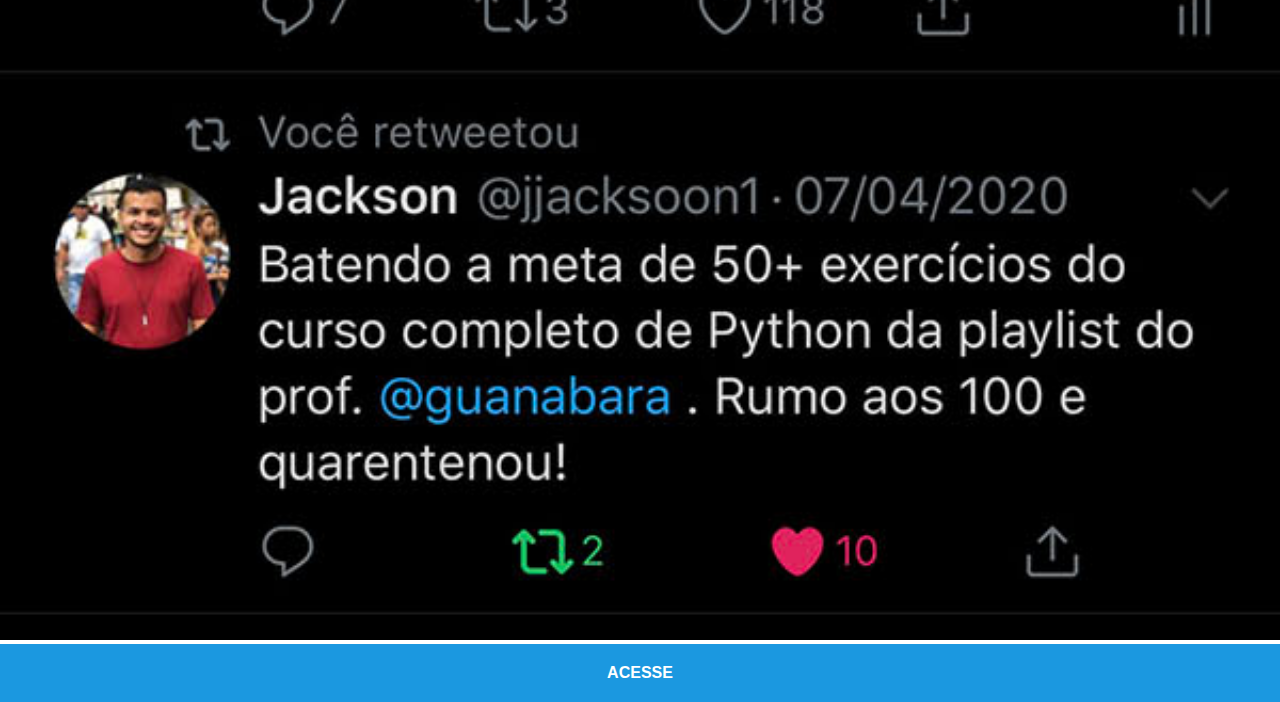
<file: twitter.html>
<!DOCTYPE html>
<html lang="pt-br">
<head>
    <meta charset="UTF-8">
    <meta http-equiv="X-UA-Compatible" content="IE=edge">
    <meta name="viewport" content="width=device-width, initial-scale=1.0">
    <title>Twitter</title>
    <link rel="stylesheet" href="estilos/social.css">
</head>
<body>  
    <img src="imagens/tela-twitter.jpg" alt="Twitter">
    <a href="https://twitter.com/ribeiro14gb" target="_blank">ACESSE</a>
    
</body>
</html>
</file>
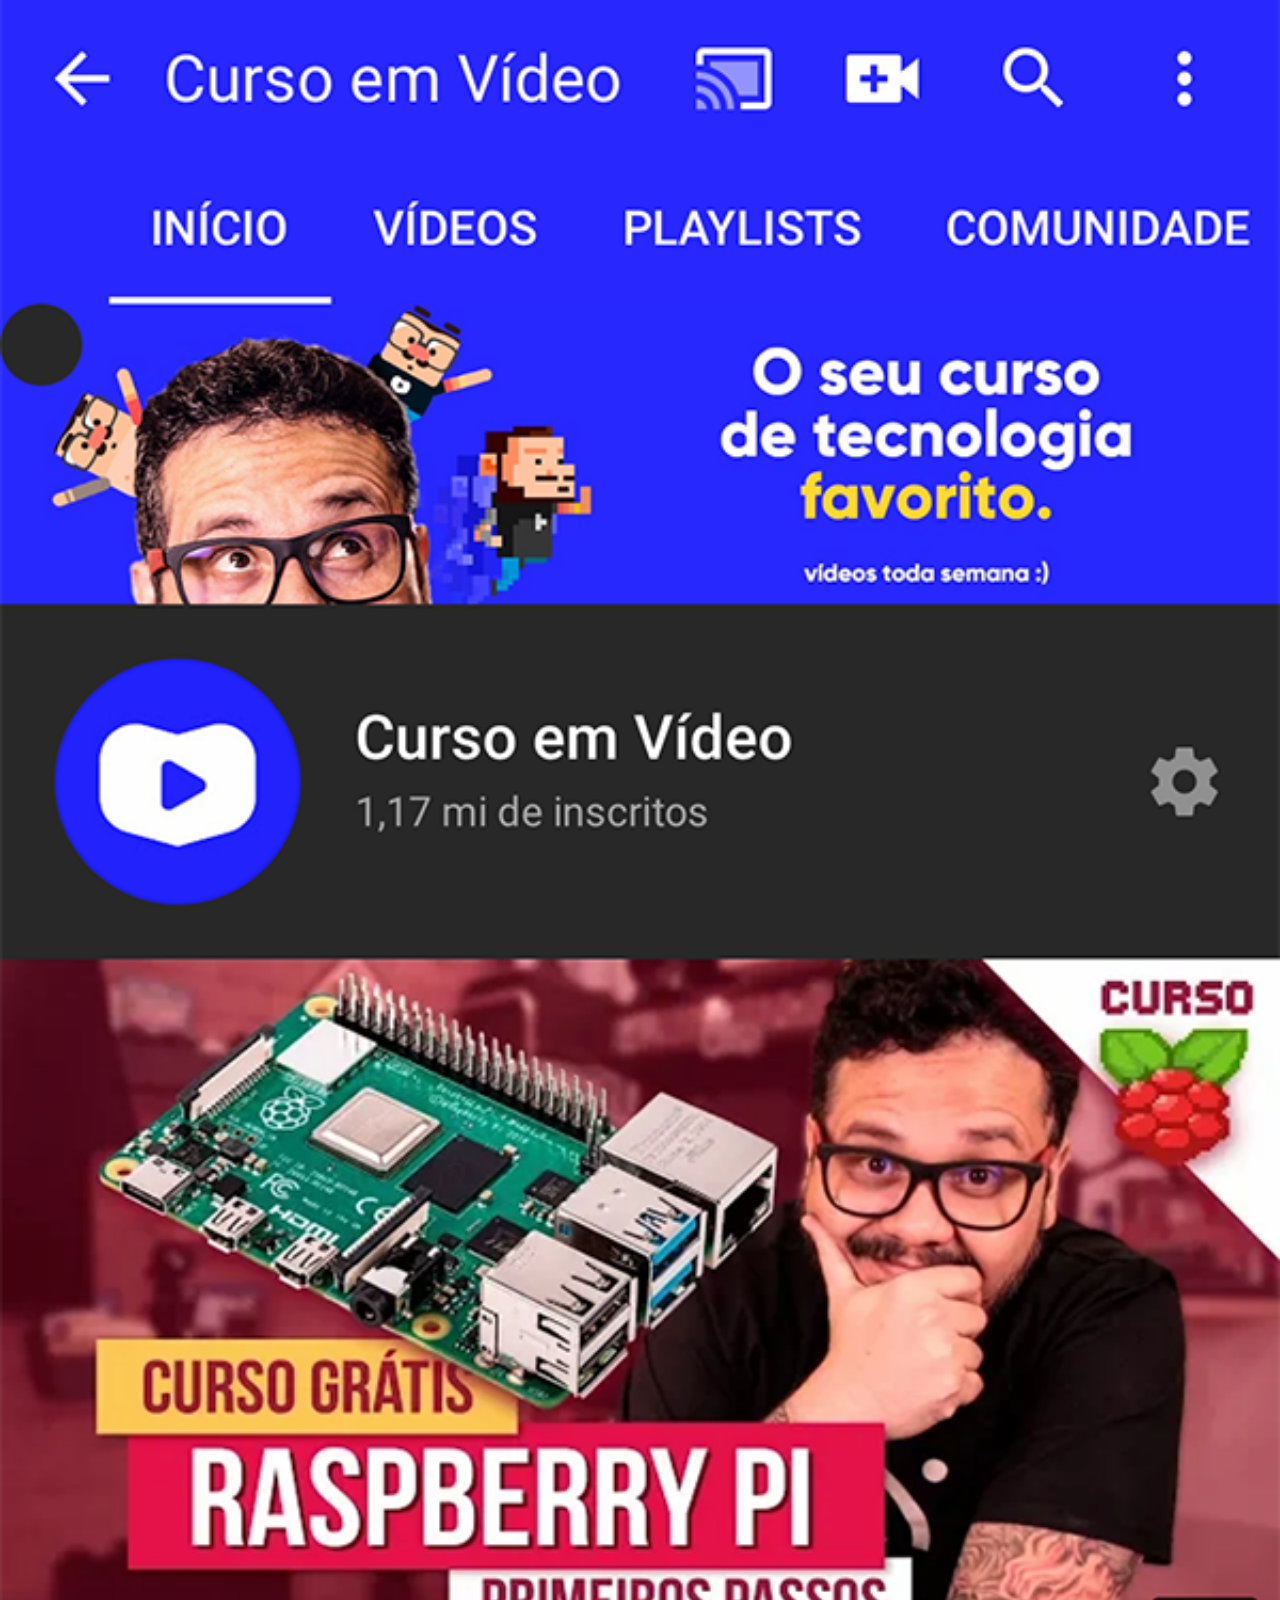
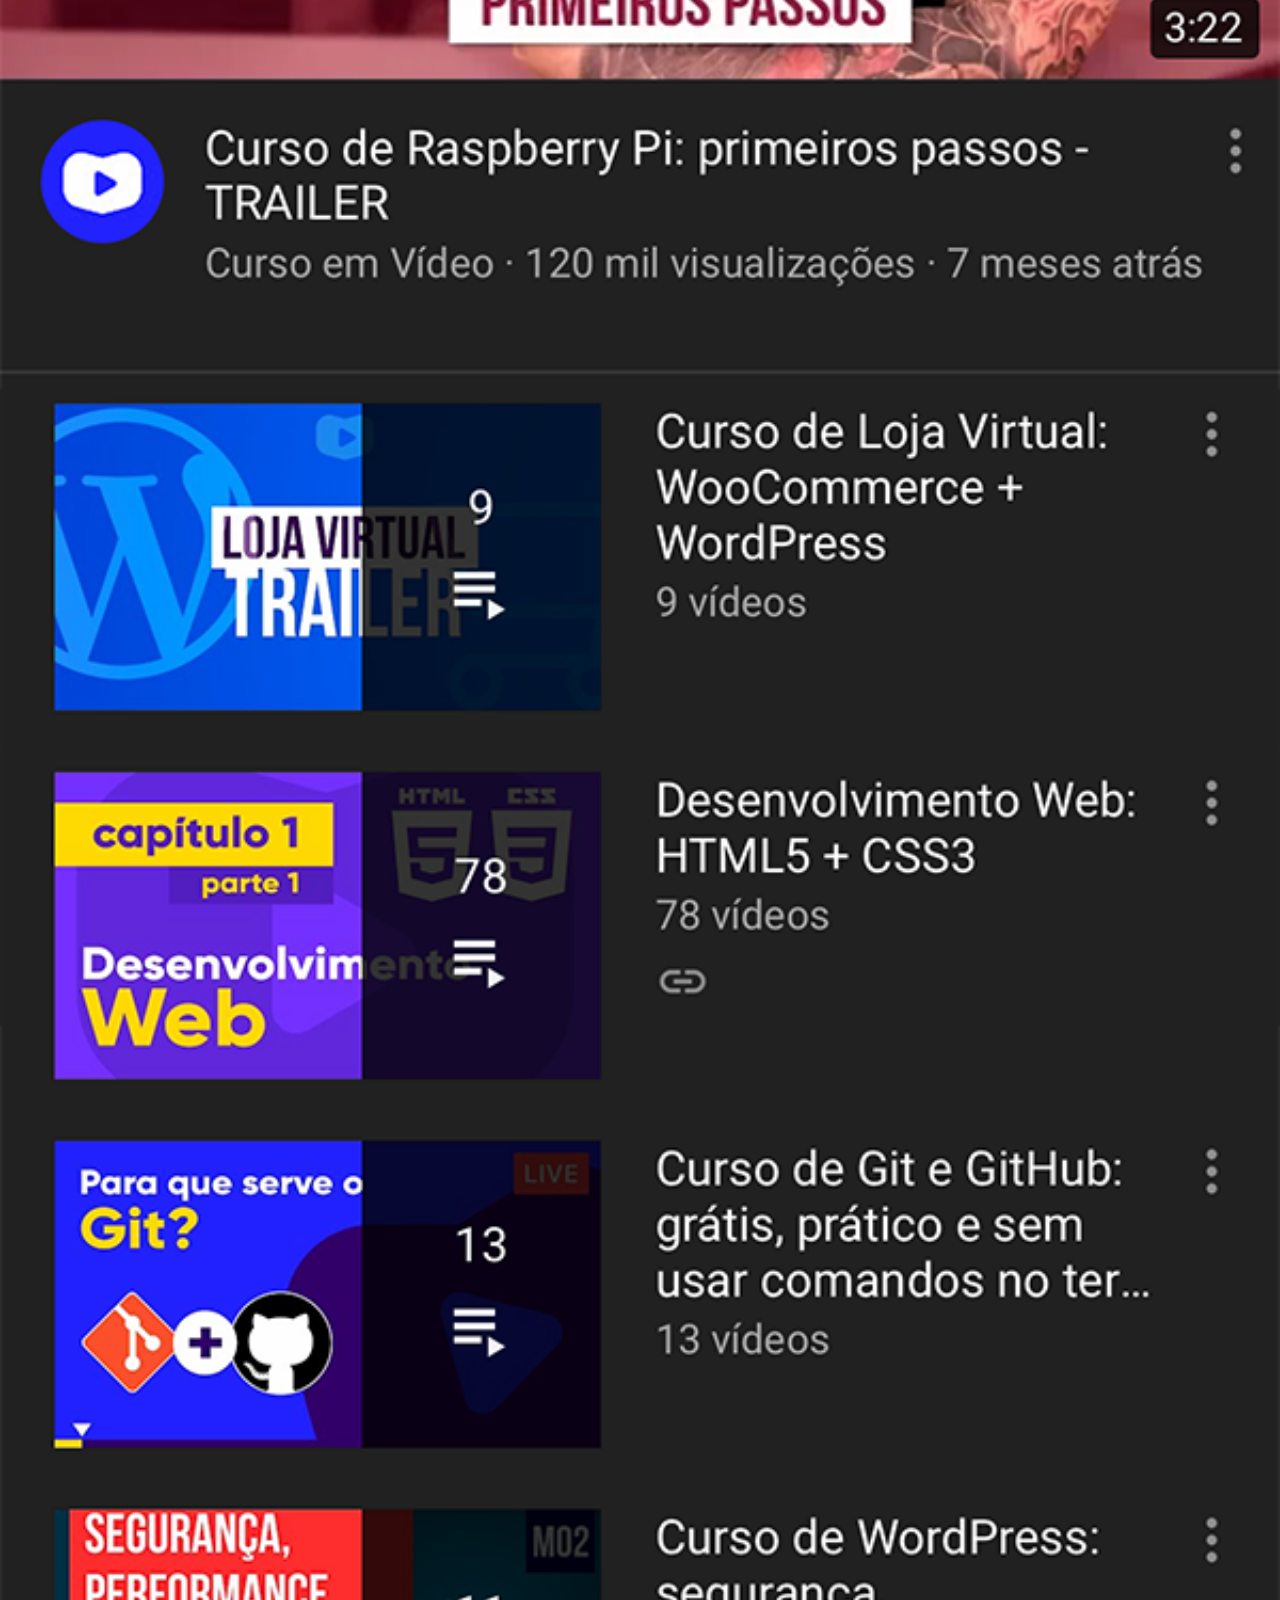
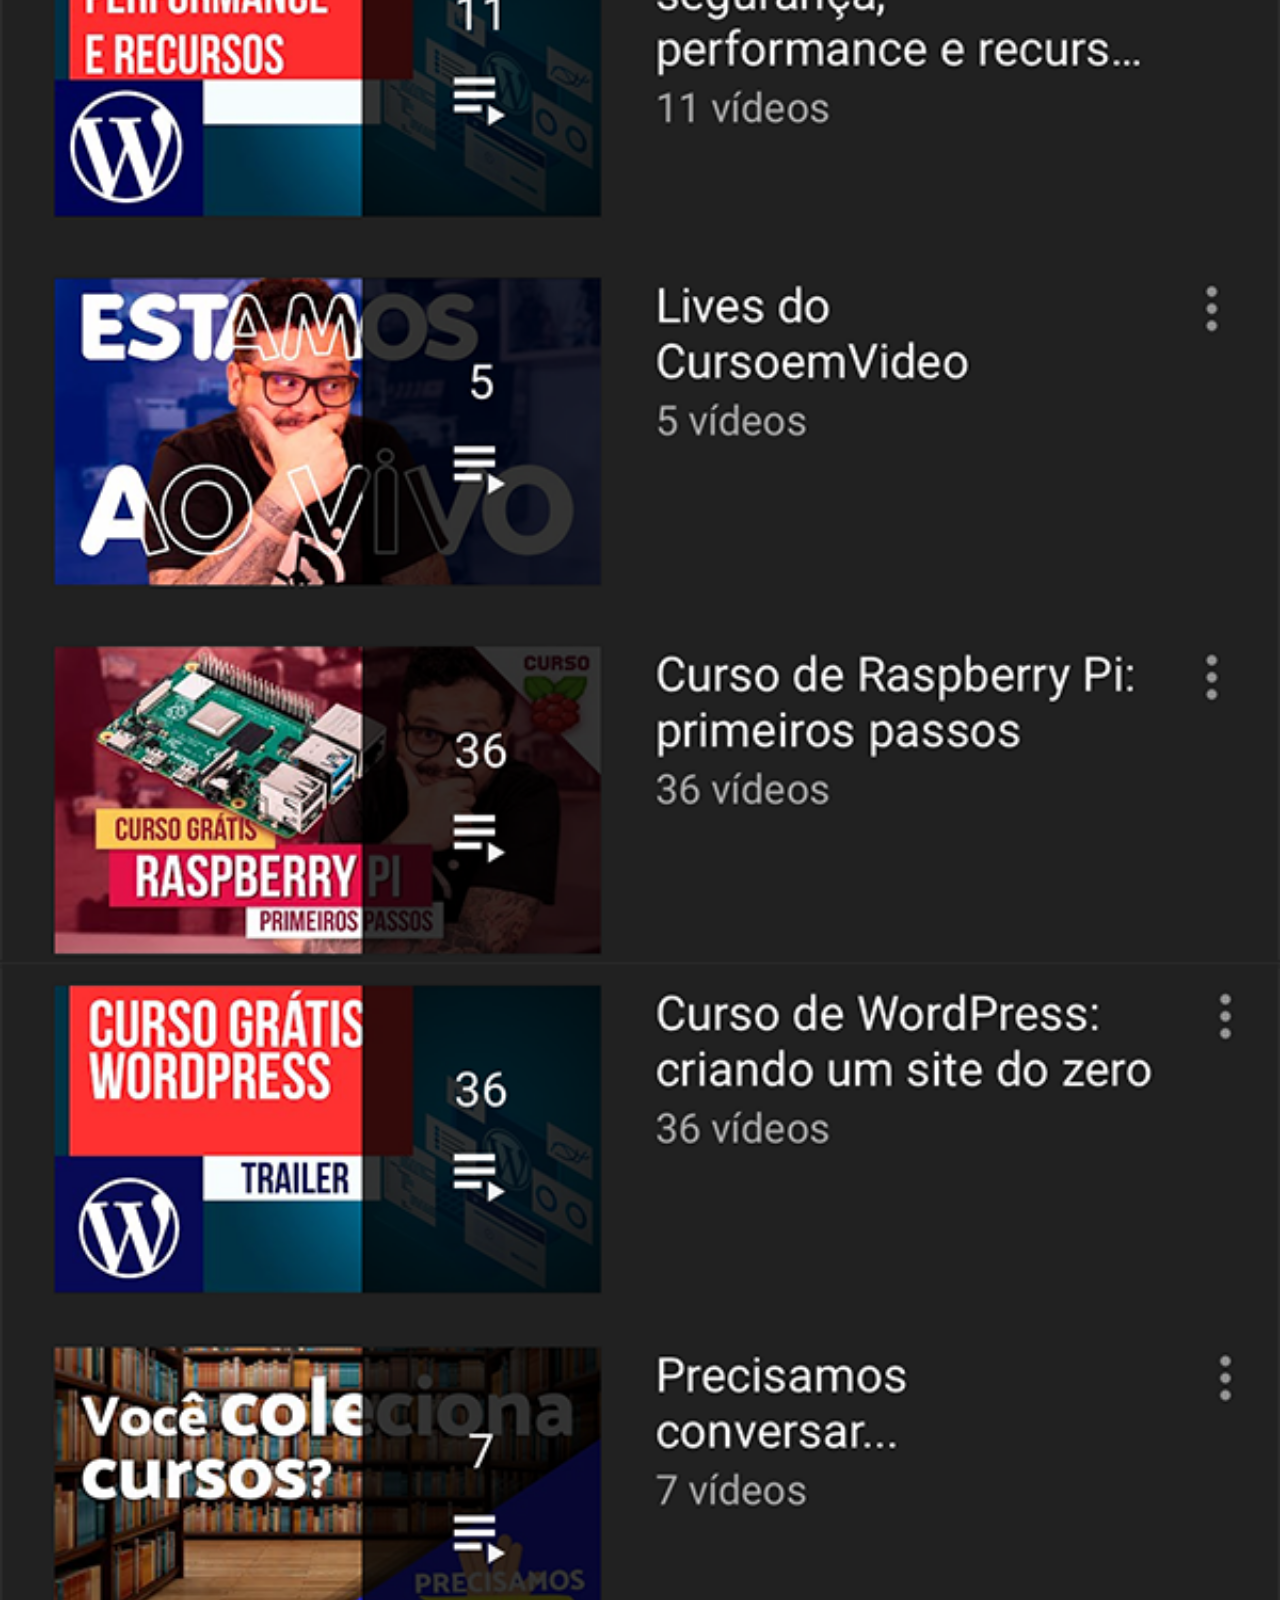
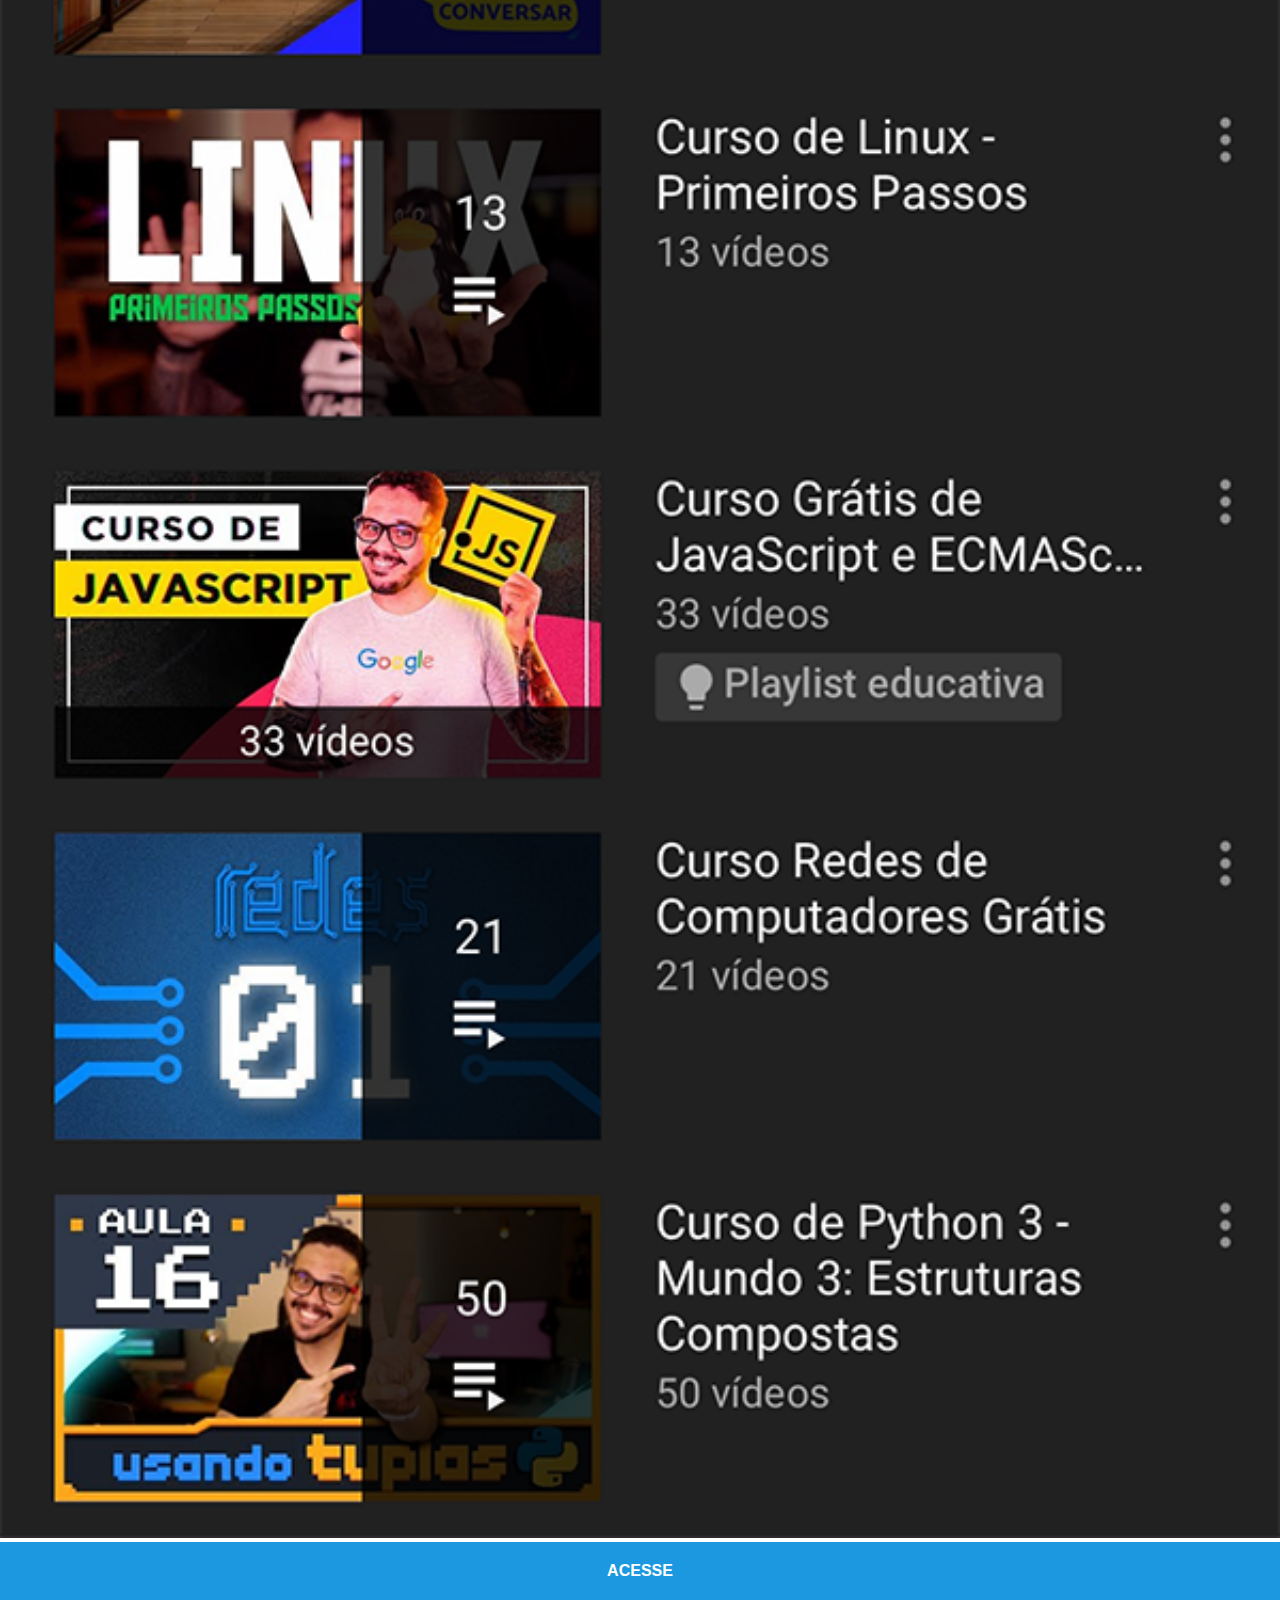
<file: youtube.html>
<!DOCTYPE html>
<html lang="pt-br">
<head>
    <meta charset="UTF-8">
    <meta http-equiv="X-UA-Compatible" content="IE=edge">
    <meta name="viewport" content="width=device-width, initial-scale=1.0">
    <title>Youtube</title>
   <link rel="stylesheet" href="estilos/social.css">
</head>
<body>
    <img src="imagens/tela-youtube.png" alt="Youtube">
    <a href="https://www.youtube.com/channel/UCkgAJ10NbcaoMxhejaHzHZA" target="_blank">ACESSE</a>
</body>
</html>
</file>
<file: estilo/style.css>
@charset "UTF-8";

* {
    margin: 0px;
    padding: 0px;
    font-family: Arial, Helvetica, sans-serif;
}

html, body { 
    height: 100vh;
    width: 100vw;
    background-color: black;
    margin: 0px;
}

body {
    background: url(../imagens/fundo-madeira.jpg) no-repeat top center;
    background-size: cover;
    background-attachment: fixed;
}

main {
    position: relative;
    height: 100vh;
    
}

section#telefone {
    position: absolute;
    top: 50%;
    left: 50%;
    transform: translate(-50%, -50%);

    height: 627px;
    width: 311px;
    background: url(../imagens/frame-iphone.png) no-repeat;
}

iframe#tela {
    position: relative;
    top: 80px;
    left: 22px;
    width: 267px;
    height: 472px;
}

section#redes-sociais {
    text-align: right;
}

section#redes-sociais img {
    width: 50px;
    margin: 10px;
    border-radius: 50%;
    box-shadow: 2px 2px 5px rgba(0, 0, 0, 0.459);
    box-sizing: border-box;
}

section#redes-sociais img:hover {
    border: 2px solid rgba(255, 255, 255, 0.616);
    transform: translate(-3px, -3px);
    box-shadow: 5px 5px 10px rgba(0, 0, 0, 0.623);
    transition: 0.3s;
}
</file>
<file: estilos/social.css>
@charset "UTF-8";

* {
    padding: 0px;
    margin: 0px;
    font-family: Arial, Helvetica, sans-serif;
}

::-webkit-scrollbar {
    width: 0px;
    height: 0px;
}

img {
    width: 100vw;
}
a {
    display: block;
    background-color: #1B98E0;
    color: white;
    padding: 20px;
    text-align: center;
    font-weight: bolder;
    text-decoration: none;
}

a:hover {
    text-decoration: underline;
    background-color: #00aaff;
}
</file>
